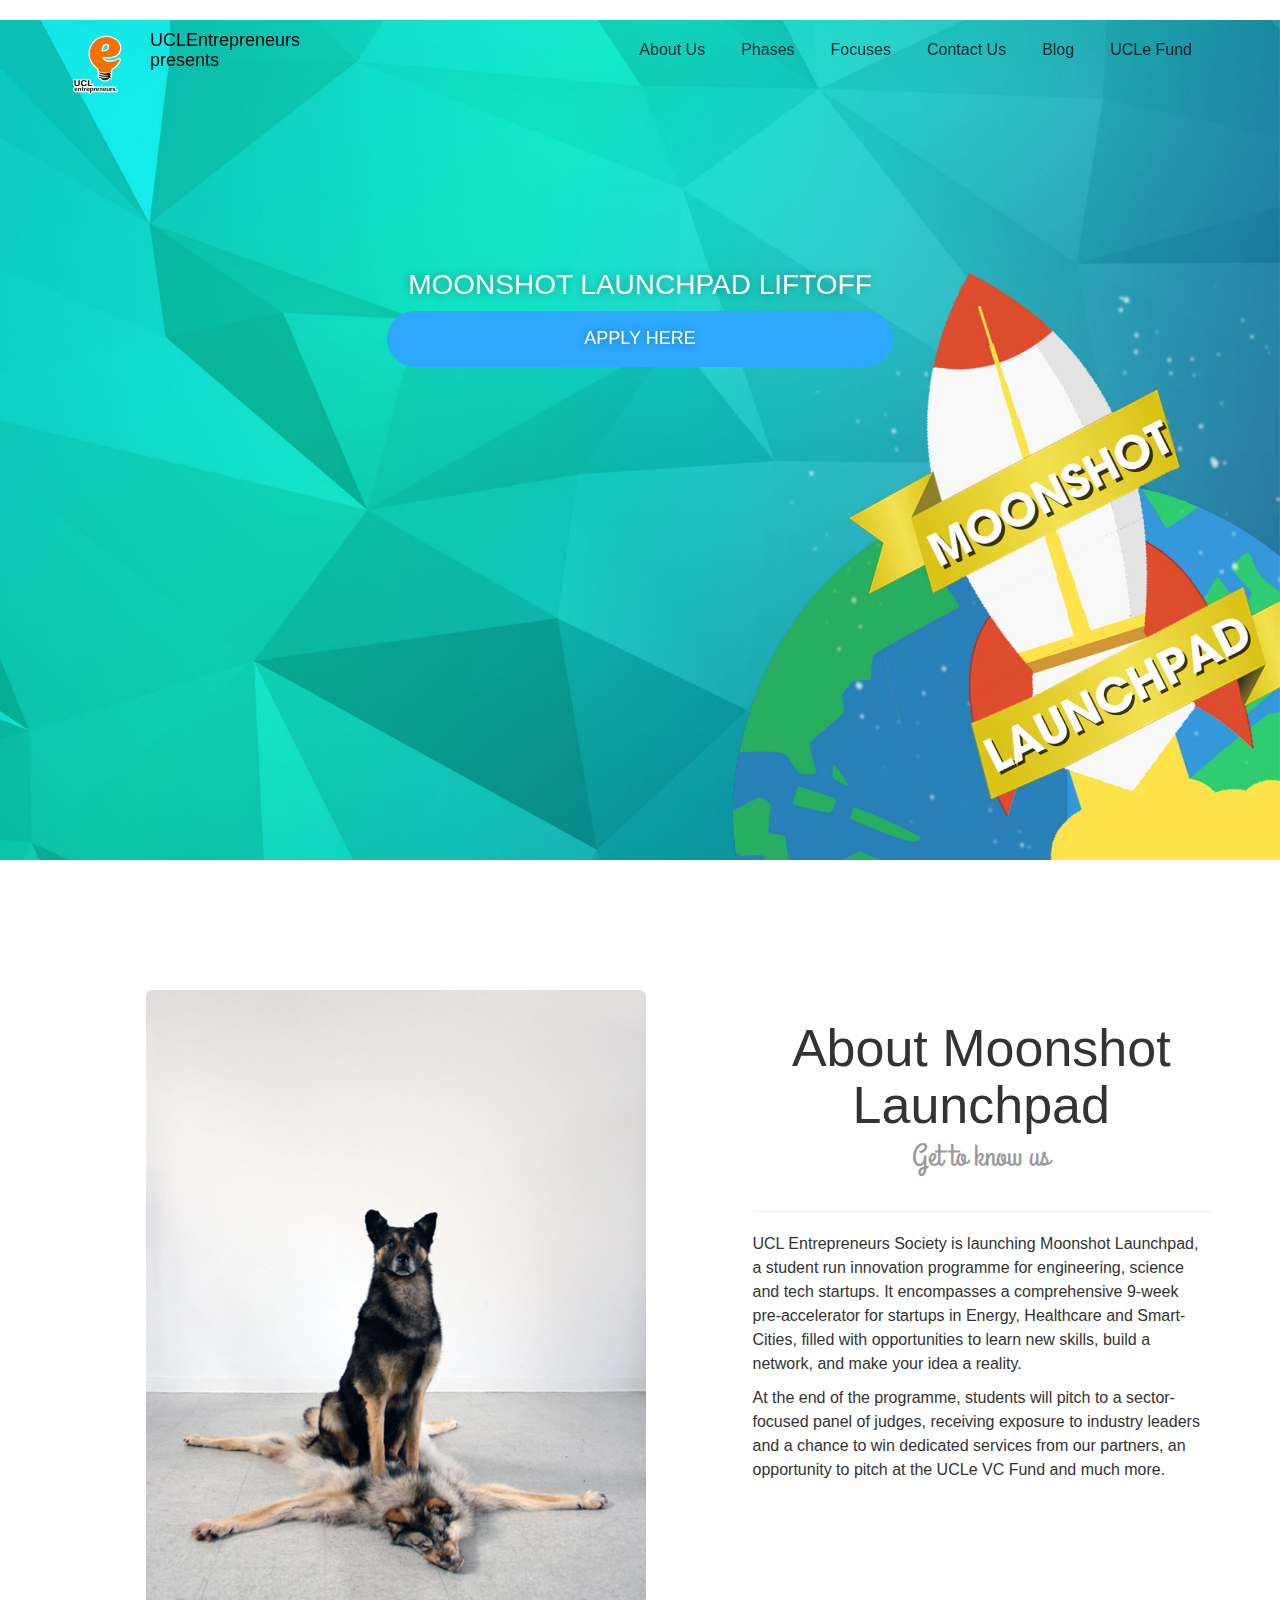
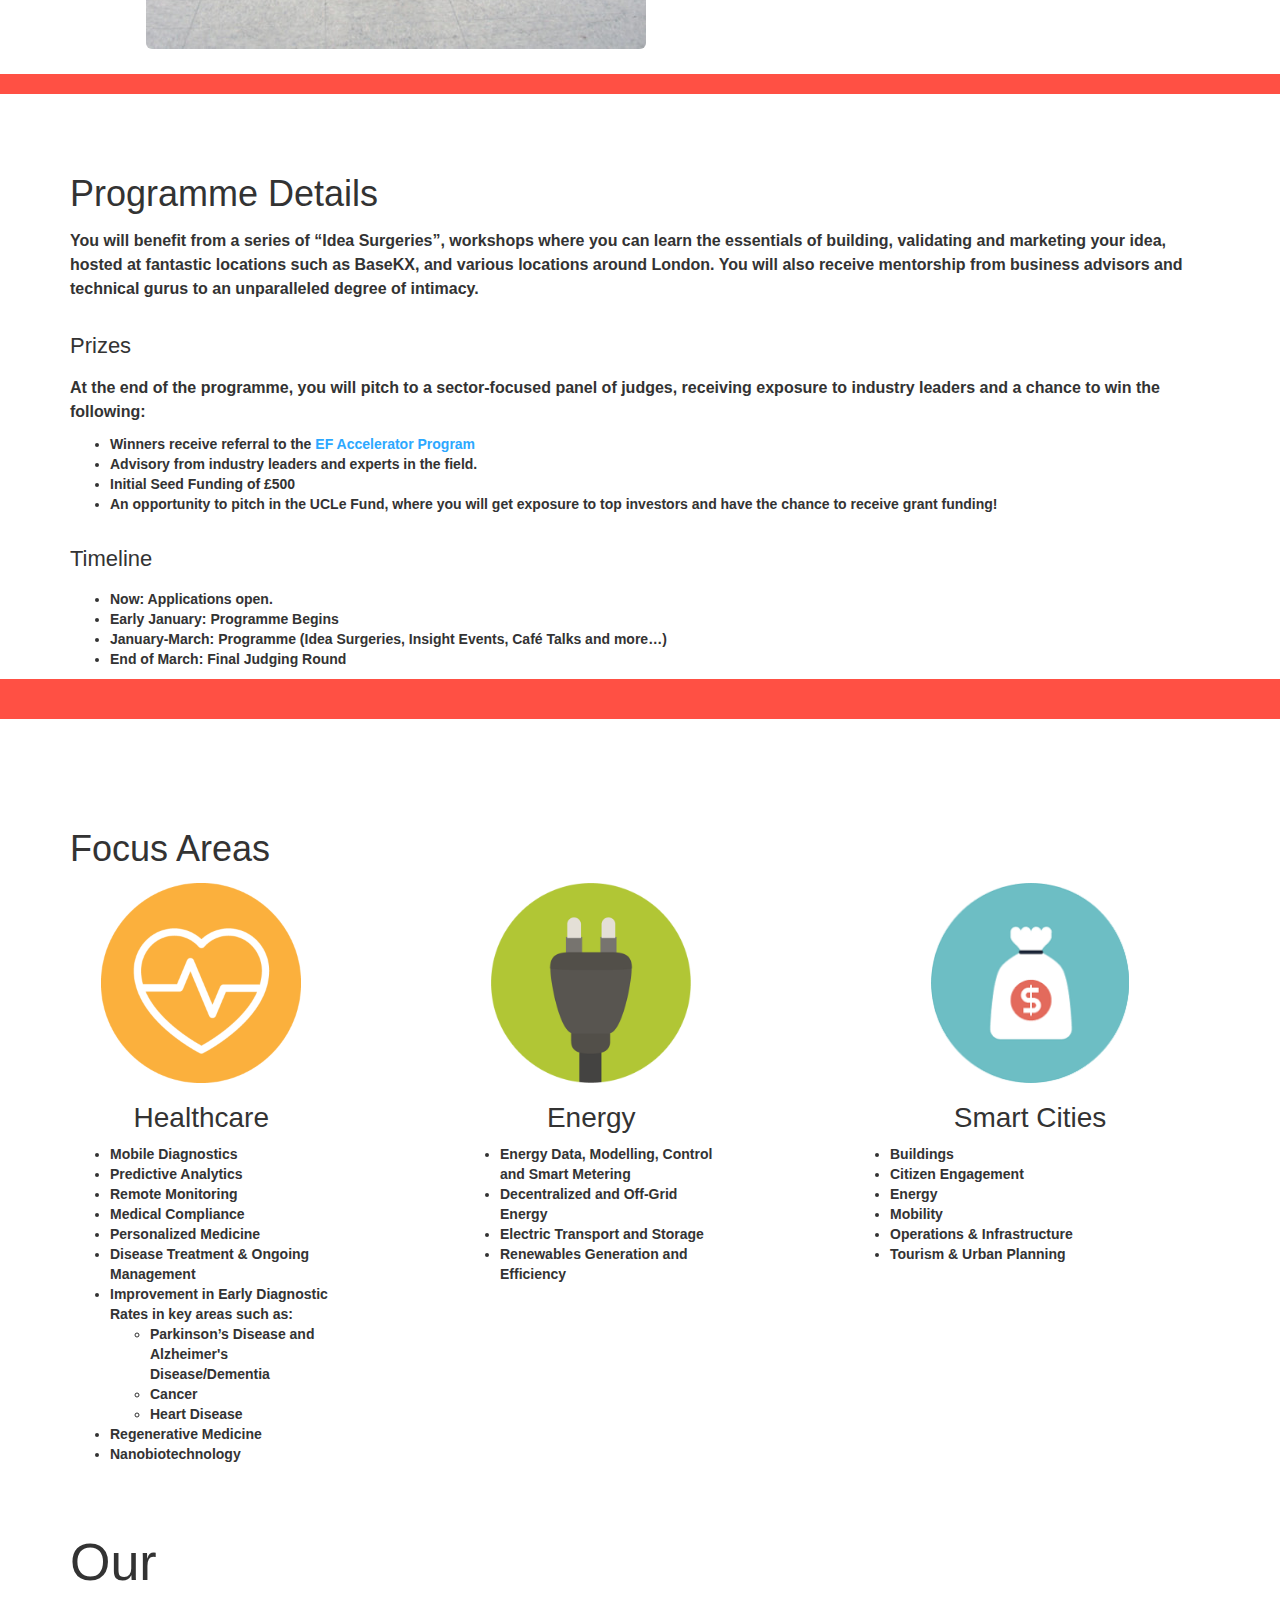
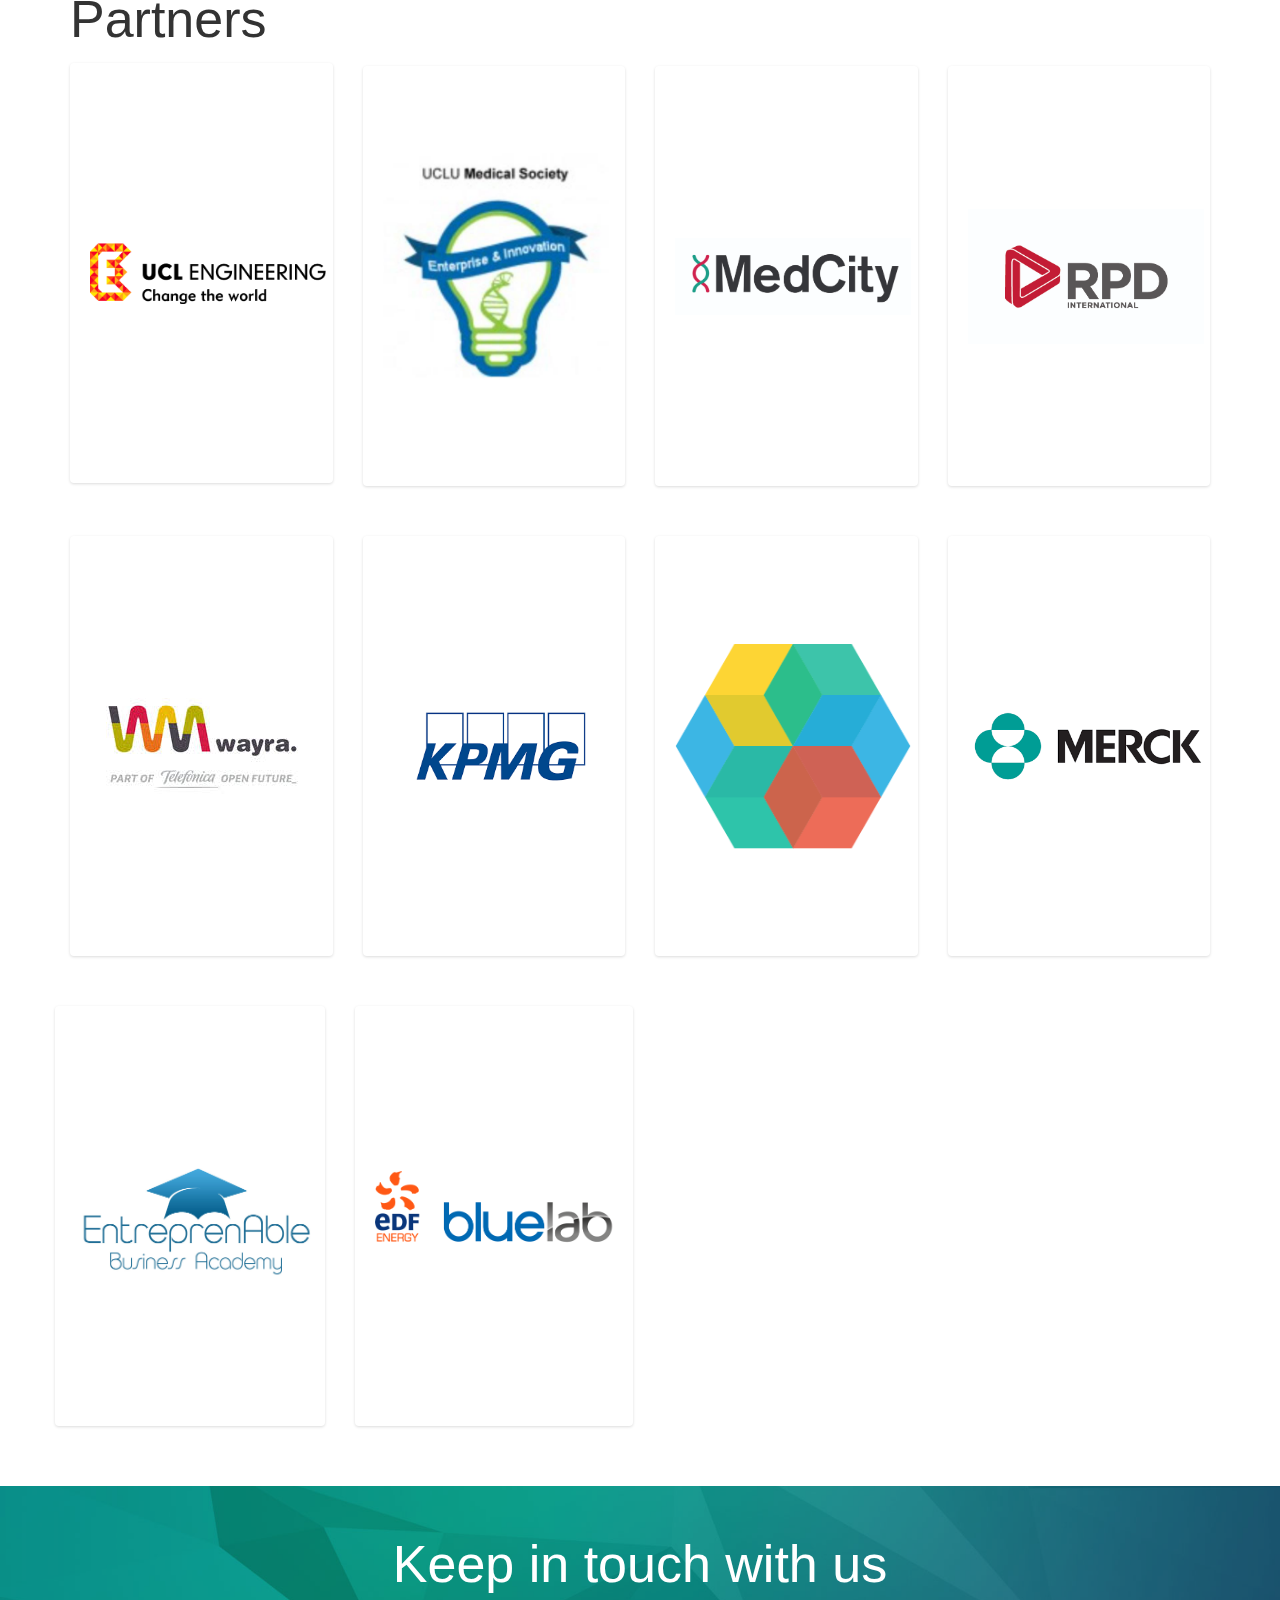
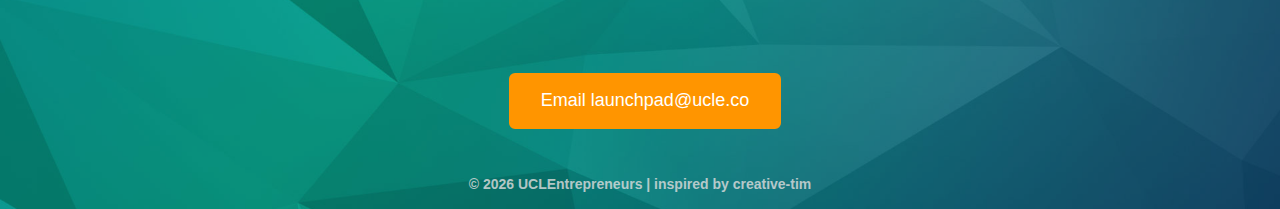
<file: index.html>
<!doctype html>
<html lang="en">
<head>
	<meta charset="utf-8" />
	<link rel="apple-touch-icon" sizes="76x76" href="assets/img/apple-icon.png">
	<link rel="icon" type="image/png" href="assets/img/favicon.png">	
	
	<meta http-equiv="X-UA-Compatible" content="IE=edge,chrome=1" />
	<title>Moonshot Launchpad 2017</title>

	<meta content='width=device-width, initial-scale=1.0, maximum-scale=1.0, user-scalable=0' name='viewport' />
    <meta name="viewport" content="width=device-width" />

    <link href="assets/css/bootstrap.css" rel="stylesheet" />
    <link href="assets/css/rotating-card.css" rel="stylesheet" />
    <link href="http://netdna.bootstrapcdn.com/font-awesome/4.5.0/css/font-awesome.min.css" rel="stylesheet" />
    	
    <link href="bootstrap3/css/bootstrap.css" rel="stylesheet" />
	<link href="assets/css/gsdk.css" rel="stylesheet" />  
    <link href="assets/css/demo.css" rel="stylesheet" /> 

    <!--     Font Awesome     -->
    <link href="bootstrap3/css/font-awesome.css" rel="stylesheet">
    <link href='http://fonts.googleapis.com/css?family=Grand+Hotel' rel='stylesheet' type='text/css'>
</head>
<body>
<div id="navbar-full">
    <div class="container">
        <nav class="navbar navbar-ct-red navbar-transparent navbar-fixed-top" role="navigation">
          
          <div class="container">
            <!-- Brand and toggle get grouped for better mobile display -->
            <div class="navbar-header">
                <button type="button" class="navbar-toggle" data-toggle="collapse" data-target="#bs-example-navbar-collapse-1">
                    <span class="sr-only">Toggle navigation</span>
                    <span class="icon-bar"></span>
                    <span class="icon-bar"></span>
                    <span class="icon-bar"></span>
                </button>
                <a href="http://ucle.co/">
                     <div class="logo-container">
                        <div class="logo">
                            <img src="assets/img/new_logo.png">
                        </div>
                        <div class="brand">
                            UCLEntrepreneurs presents
                        </div>
                    </div>
                </a>
            </div>
        
            <!-- Collect the nav links, forms, and other content for toggling -->
            <div class="collapse navbar-collapse" id="bs-example-navbar-collapse-1">
              <ul class="nav navbar-nav navbar-right">
                    <li><a href="#about">About Us</a></li>
                    <li><a href="#phases">Phases</a></li>        
                    <li><a href="#focus">Focuses</a></li>          
                    <li><a href="#contact-us">Contact Us</a></li> 
                    <li><a href="https://medium.com/ucle-moonshot-launchpad">Blog</a></li> 
                    <li><a href="http://ucle.co/TheFund">UCLe Fund</a></li>
                    <!-- <li><a href="http://ucle.co/" class="btn btn-round btn-default">Download</a></li> -->
               </ul>
              
            </div><!-- /.navbar-collapse -->
          </div><!-- /.container-fluid -->
        </nav>
    </div><!--  end container-->
    
    <div class='blurred-container'>
        <div class="motto pull-center">
            <h3> Moonshot Launchpad LiftOff </h3>
            <a href="tinyurl.com/moonshotlaunchpad" class= "btn btn-block btn-lg btn-info btn-round btn-fill">
            Apply Here </a>
        </div>
        <div class="img-src" style="background-image: url('assets/img/cover_4.jpg')"></div>
        <div class='img-src blur' style="background-image: url('assets/img/cover_4_blur.jpg')"></div>
    </div>
    
</div>     

<!-- popup modal for lifeoff -->
<div class="modal fade" id="liftOff" role="dialog" aria-labelledby="lifOffApplications">
    <div class="modal-dialog" role="document">
        <div class="modal-content">
            <div class="modal-header">
                <button type="button" class="close" data-dismiss="modal" aria-label="Close"><span aria-hidden="true">&times;</span></button>
                <h4 class="modal-title" id="myModalLabel">More Information About Liftoff</h4>
            </div>
        </div> 
    </div>
</div>

<!-- **********ENDS OF BANNER SECTION************************ -->


<div class="main" id="about">
    <div class="container tim-container">
        <div id="extras">
            <div class="space"></div>
            <div class="row">
                <div class="col-md-7 col-md-offset-0 col-sm-10 col-sm-offset-1">
                    <div class="text-center">
                        <img src="assets/img/dulau.jpg" alt="Rounded Image" class="img-rounded img-responsive img-dog">
                    </div>
                </div>
                <div class="col-md-5 col-sm-12">
                    <h1 class="text-center">About Moonshot Launchpad
                    
                    <small class="subtitle">Get to know us</small></h1>
                    <hr>
                    <p>
                    UCL Entrepreneurs Society is launching Moonshot Launchpad, a student run innovation programme for engineering, science and tech startups. It encompasses a comprehensive 9-week pre-accelerator for startups in Energy, Healthcare and Smart-Cities, filled with opportunities to learn new skills, build a network, and make your idea a reality.  
                    </p>

                    <p> At the end of the programme, students will pitch to a sector-focused panel of judges, receiving exposure to industry leaders and a chance to win dedicated services from our partners, an opportunity to pitch at the UCLe VC Fund and much more.</p>
                </div>
            </div>
        </div>
    <!--     end extras -->    
    </div>
<!-- end container -->
<div id="notifications">
<!--            De scris la tutorial sa bage in container  -->
    <div class="alert alert-danger">
        <div class="container">
        <b></div>
    </div>
        </div>
<div class="space-30"></div>
        </div>
    </div>

<!-- ***********************Ends of about section******************* -->

<div class="main" id="phases">
<div class="container tim-container">
        <div class="tim-title">
            <h2>Programme Details</h2>
        </div> 

        <p>You will benefit from a series of “Idea Surgeries”, workshops where you can learn the essentials of building, validating and marketing your idea, hosted at fantastic locations such as BaseKX, and various locations around London. You will also receive mentorship from business advisors and technical gurus to an unparalleled degree of intimacy.</p>


            <h4> Prizes </h4>

            <p>At the end of the programme, you will pitch to a sector-focused panel of judges, receiving exposure to industry leaders and a chance to win the following:</p>
            <ul>
                <li>Winners receive referral to the <a href="https://www.joinef.com/">EF Accelerator Program</a></li>
                <li>Advisory from industry leaders and experts in the field.</li>
                <li> Initial Seed Funding of £500</li>
                <li>An opportunity to pitch in the UCLe Fund, where you will get exposure to top investors and have the chance to receive grant funding!</li>
            </ul>  

            <h4>Timeline</h4>
            <ul>
                <li> Now: Applications open. </li>
                <li> Early January: Programme Begins </li>
                <li> January-March: Programme (Idea Surgeries, Insight Events, Café Talks and more…)</li>
                <li> End of March: Final Judging Round </li>
            </ul>      
    </div>
            <!-- Row 1 ends here -->
    <div id="notifications">
        <div class="alert alert-danger">
            <div class="container">
            <br>
            </div>
        </div>
    <div class="space-30"></div>
    </div>
    <div class="space-30"></div>
</div>




<div class="main" id="focus">
    <div class="container tim-container">
        <div class="tim-title">
            <h2>Focus Areas</h2>
        </div>  
        <div class="row">
            <div class="col-md-3 col-md-offset1">
                <center><img src="assets/img/health_icon.png" alt="Rounded Image" height="200"></center>
                <h3 class="text-center">Healthcare</h3>
                    <ul>
                        <li>Mobile Diagnostics</li> 
                        <li>Predictive Analytics</li>
                        <li>Remote Monitoring</li>
                        <li>Medical Compliance</li>  
                        <li>Personalized Medicine</li>
                        <li>Disease Treatment & Ongoing Management</li> 
                        <li>Improvement in Early Diagnostic Rates in key areas such as:</li>
                        <ul>
                            <li>Parkinson’s Disease and Alzheimer's Disease/Dementia</li>
                            <li>Cancer</li>
                            <li>Heart Disease</li> 
                        </ul>
                        <li>Regenerative Medicine</li>
                        <li>Nanobiotechnology </li>
                    </ul>
            </div>


            <div class="col-md-3 col-md-offset-1">
                <center><img src="assets/img/energy_icon.png" alt="Rounded Image" height="200"></center>
                <h3 class="text-center">Energy</h3>
                    <ul>
                        <li>Energy Data, Modelling, Control and Smart Metering</li> 
                        <li>Decentralized and Off-Grid Energy</li>
                        <li>Electric Transport and Storage</li>  
                        <li>Renewables Generation and Efficiency</li>
                    </ul>
            </div>


            <div class="col-md-4 col-md-offset-1">
                <center><img src="assets/img/fintech_icon.png" alt="Rounded Image" height="200"></center>
                <h3 class="text-center">Smart Cities</h3>
                    <ul>
                        <li>Buildings</li> 
                        <li>Citizen Engagement</li>
                        <li>Energy</li>
                        <li>Mobility</li>  
                        <li>Operations & Infrastructure</li>
                        <li>Tourism & Urban Planning </li> 
                    </ul>
            </div>

        </div>
    </div>
    <div class="space-30"></div>
</div>

<!-- **************************ENDS OF 2 TERM MOONSHOT SECTION****************** -->
<div class="container">
    <div class="row">
         <div class="col-md-3">
            <h1> Our Partners </h1>  
             <div class="card-container">
                <div class="card">
                    <div class="front">
                        <div class="cover">
                            <img src="assets/img/ucl-engineering-logo.png"/>
                        </div>
                    </div> <!-- end front panel -->
                    <div class="back">
                        <div class="content">
                            <div class="main">                                
                                <p class="text-center">One of ten faculties at UCL, Engineering Sciences contains eleven departments who undertake research and training across a great range of disciplines.</p>
                                <br>
                                <h4 class="text-center"><a href="http://www.engineering.ucl.ac.uk/" class="btn btn-round btn-default">Visit</a></h4>
                            </div>

                        </div>
                    </div> <!-- end back panel -->
                </div> <!-- end card -->
            </div> <!-- end card-container -->
        </div> <!-- end col sm 3 -->

        <div class="col-md-3">
            <center>
            <br><br>
            <h1><br>
            </h1></center><br>         
             <div class="card-container">
                <div class="card">
                    <div class="front">
                        <div class="cover">
                            <img src="assets/img/MedSoc.png"/>
                        </div>
                    </div> <!-- end front panel -->
                    <div class="back">
                        <div class="content">
                            <div class="main">
                                <p class="text-center">They aim to get more students excited about entrepreneurship and innovation in medicine by bringing students talks, workshops and hackathons led by medical professionals who have put their ideas into practice.</p>
                                <br>
                                <h4 class="text-center"><a href="medicalsociety.org.uk/sections/enterprise-and-innovation/" class="btn btn-round btn-default">Visit</a></h4>
                            </div>
                        </div>
                    </div> <!-- end back panel -->
                </div> <!-- end card -->
            </div> <!-- end card-container -->
        </div> <!-- end col sm 3 -->

        <div class="col-md-3">
            <center>
            <br><br>
            <h1><br>
            </h1></center><br>         
             <div class="card-container">
                <div class="card">
                    <div class="front">
                        <div class="cover">
                            <img src="assets/img/medcity.jpg"/>
                        </div>
                    </div> <!-- end front panel -->
                    <div class="back">
                        <div class="content">
                            <div class="main">
                                <p class="text-center">MedCity is a collaboration between the Mayor of London and the capital’s three Academic Health Science Centres - Imperial College Academic Health Science Centre, King’s Health Partners, and UCL Partners</p>
                                <h4 class="text-center"><a href="http://www.medcityhq.com/" class="btn btn-round btn-default">Visit</a></h4>
                            </div>
                        </div>
                    </div> <!-- end back panel -->
                </div> <!-- end card -->
            </div> <!-- end card-container -->
        </div> <!-- end col sm 3 -->   

        <div class="col-md-3"> <!-- added new partner RPD -->
            <center>
            <br><br>
            <h1><br>
            </h1></center><br>         
             <div class="card-container">
                <div class="card">
                    <div class="front">
                        <div class="cover">
                            <img src="assets/img/RPD International_Small_CMYK (1).jpg"/>
                        </div>
                    </div> <!-- end front panel -->
                    <div class="back">
                        <div class="content">
                            <div class="main">
                                <p class="text-center">RPD International helps companies develop and produce new products. We work directly with senior management and R&D or Innovation teams, to solve problems, develop sustainable solutions and bring them to market.</p>
                                <h4 class="text-center"><a href="http://www.rpdintl.com/index.html" class="btn btn-round btn-default">Visit</a></h4>
                            </div>
                        </div>
                    </div> <!-- end back panel -->
                </div> <!-- end card -->
            </div> <!-- end card-container -->
        </div> <!-- end col sm 3 -->      
    </div> <!-- end row -->


    <div class="row">
         <div class="col-md-3">
            </h1></center><br>  
             <div class="card-container">
                <div class="card">
                    <div class="front">
                        <div class="cover">
                            <img src="assets/img/wayra_logo.jpeg"/>
                        </div>
                    </div> <!-- end front panel -->
                    <div class="back">
                        <div class="content">
                            <div class="main">                            
                                <p class="text-center">Wayra is a start-up accelerator owned by Telefónica Open Future,a global entrepreneurship and innovation network, open to partners..</p>
                                <br>
                                <h4 class="text-center"><a href="https://wayra.co.uk/" class="btn btn-round btn-default">Visit</a></h4>
                            </div>

                        </div>
                    </div> <!-- end back panel -->
                </div> <!-- end card -->
            </div> <!-- end card-container -->
        </div>

        <div class="col-md-3">
            </h1></center><br>         
             <div class="card-container">
                <div class="card">
                    <div class="front">
                        <div class="cover">
                            <img src="assets/img/kpmg_tech_growth.png"/>
                        </div>
                    </div> <!-- end front panel -->
                    <div class="back">
                        <div class="content">
                            <div class="main">
                                <p class="text-center">We help early stages to high growth tech businesses with a turnover of under £20m.</p>
                                <br>
                                <h4 class="text-center"><a href="http://www.kpmgtechgrowth.co.uk/" class="btn btn-round btn-default">Visit</a></h4>
                            </div>
                        </div>
                    </div> <!-- end back panel -->
                </div> <!-- end card -->
            </div> <!-- end card-container -->
        </div> <!-- end col sm 3 -->

        <div class="col-md-3">
            </h1></center><br>         
             <div class="card-container">
                <div class="card">
                    <div class="front">
                        <div class="cover">
                            <img src="assets/img/global_app_testing.png"/>
                        </div>
                    </div> <!-- end front panel -->
                    <div class="back">
                        <div class="content">
                            <div class="main">
                                <p class="text-center">Our customers trust us to improve their products by reducing the time between development and test. Offices in London (UK) & Cluj-Napoca (Romania)</p>
                                <h4 class="text-center"><a href="https://globalapptesting.com/" class="btn btn-round btn-default">Visit</a></h4>
                            </div>
                        </div>
                    </div> <!-- end back panel -->
                </div> <!-- end card -->
            </div> <!-- end card-container -->
        </div> <!-- end col sm 3 -->   

         <div class="col-md-3">
            </h1></center><br>  
             <div class="card-container">
                <div class="card">
                    <div class="front">
                        <div class="cover">
                            <img src="assets/img/Merck.png"/>
                        </div>
                    </div> <!-- end front panel -->
                    <div class="back">
                        <div class="content">
                            <div class="main">                            
                                <p class="text-center">Merck & Co., Inc., d.b.a. Merck Sharp & Dohme outside the United States and Canada, is an American pharmaceutical company and one of the largest pharmaceutical companies in the world</p>
                                <br>
                                <h4 class="text-center"><a href="www.merck.com/" class="btn btn-round btn-default">Visit</a></h4>
                            </div>

                        </div>
                    </div> <!-- end back panel -->
                </div> <!-- end card -->
            </div> <!-- end card-container -->
        </div> <!-- end col sm 3 -->

        <div class="row">
         <div class="col-md-3">
            </h1></center><br>  
             <div class="card-container">
                <div class="card">
                    <div class="front">
                        <div class="cover">
                            <img src="assets/img/entreprenable.png"/>
                        </div>
                    </div> <!-- end front panel -->
                    <div class="back">
                        <div class="content">
                            <div class="main">                            
                                <p class="text-center">Improve your financial skills. EntreprenAble makes it easy for you to learn the fundamental financial principles.</p>
                                <br>
                                <h4 class="text-center"><a href="http://entreprenable.com/for-entrepreneurs/" class="btn btn-round btn-default">Visit</a></h4>
                            </div>

                        </div>
                    </div> <!-- end back panel -->
                </div> <!-- end card -->
            </div> <!-- end card-container -->
        </div> <!-- end col sm 3 -->

        <div class="row">
         <div class="col-md-3">
            </h1></center><br>  
             <div class="card-container">
                <div class="card">
                    <div class="front">
                        <div class="cover">
                            <img src="assets/img/EDF_blue_logo.png"/>
                        </div>
                    </div> <!-- end front panel -->
                    <div class="back">
                        <div class="content">
                            <div class="main">                            
                                <p class="text-center">EDF Energy is giving early-stage connected home and business products and services a chance to accelerate their speed to market.</p>
                                <br>
                                <h4 class="text-center"><a href="https://www.edfenergy.com/blue-lab" class="btn btn-round btn-default">Visit</a></h4>
                            </div>

                        </div>
                    </div> <!-- end back panel -->
                </div> <!-- end card -->
            </div> <!-- end card-container -->
        </div> <!-- end col sm 3 -->
    </div>
</div>

    </div>
    <div class="space-30"></div>
</div>

<!-- **************************ENDS OF CARD PARTNERS **************************** -->

<div class="parallax-pro" id="contact-us">
    <div class="img-src" style="background-image: url('assets/img/cover_footer.jpg')"></div>
    <div class="container">
        <div class="row">
<!--             <div class="col-md-12 text-center">
                <h1>
                    <small>
                       Get in touch with us!<a>
                    </small>
                </h1>
            </div> -->
            <div class="col-md-6 col-md-offset-3 col-md-12 text-center">
                <h1 class="hello text-center">
                    <div class="col-md-12 text-center">
                        <h1><font color="white">Keep in touch with us</font></h1>
                    </div>                    
                   <small>
                    </small>
                </h1>
                 <div class="actions">
                    <a class="btn btn-lg btn-warning btn-fill" href="mailto:launchpad@ucle.co">Email launchpad@ucle.co</a>
                </div>
            </div>
        </div>
        <div class="space-30"></div>
        <div class="row">
             <div class="col-md-12 text-center">
                <div class="credits">
                    &copy; <script>document.write(new Date().getFullYear())</script> UCLEntrepreneurs | inspired by creative-tim
                </div>
            </div>
        </div>
    </div>

</div>
</body>

    <script src="jquery/jquery-1.10.2.js" type="text/javascript"></script>
	<script src="assets/js/jquery-ui-1.10.4.custom.min.js" type="text/javascript"></script>
    <script src="assets/js/jquery-1.10.2.js" type="text/javascript"></script>
    <script src="assets/js/bootstrap.min.js" type="text/javascript"></script>

	<script src="bootstrap3/js/bootstrap.js" type="text/javascript"></script>
	<script src="assets/js/gsdk-checkbox.js"></script>
	<script src="assets/js/gsdk-radio.js"></script>
	<script src="assets/js/gsdk-bootstrapswitch.js"></script>
	<script src="assets/js/get-shit-done.js"></script>
    <script src="assets/js/custom.js"></script>

<script type="text/javascript">
         
    $('.btn-tooltip').tooltip();
    $('.label-tooltip').tooltip();
    $('.pick-class-label').click(function(){
        var new_class = $(this).attr('new-class');  
        var old_class = $('#display-buttons').attr('data-class');
        var display_div = $('#display-buttons');
        if(display_div.length) {
        var display_buttons = display_div.find('.btn');
        display_buttons.removeClass(old_class);
        display_buttons.addClass(new_class);
        display_div.attr('data-class', new_class);
        }
    });
    $( "#slider-range" ).slider({
		range: true,
		min: 0,
		max: 500,
		values: [ 75, 300 ],
	});
	$( "#slider-default" ).slider({
			value: 70,
			orientation: "horizontal",
			range: "min",
			animate: true
	});
	$('.carousel').carousel({
      interval: 4000
    });
      
    
</script>
</html>
</file>
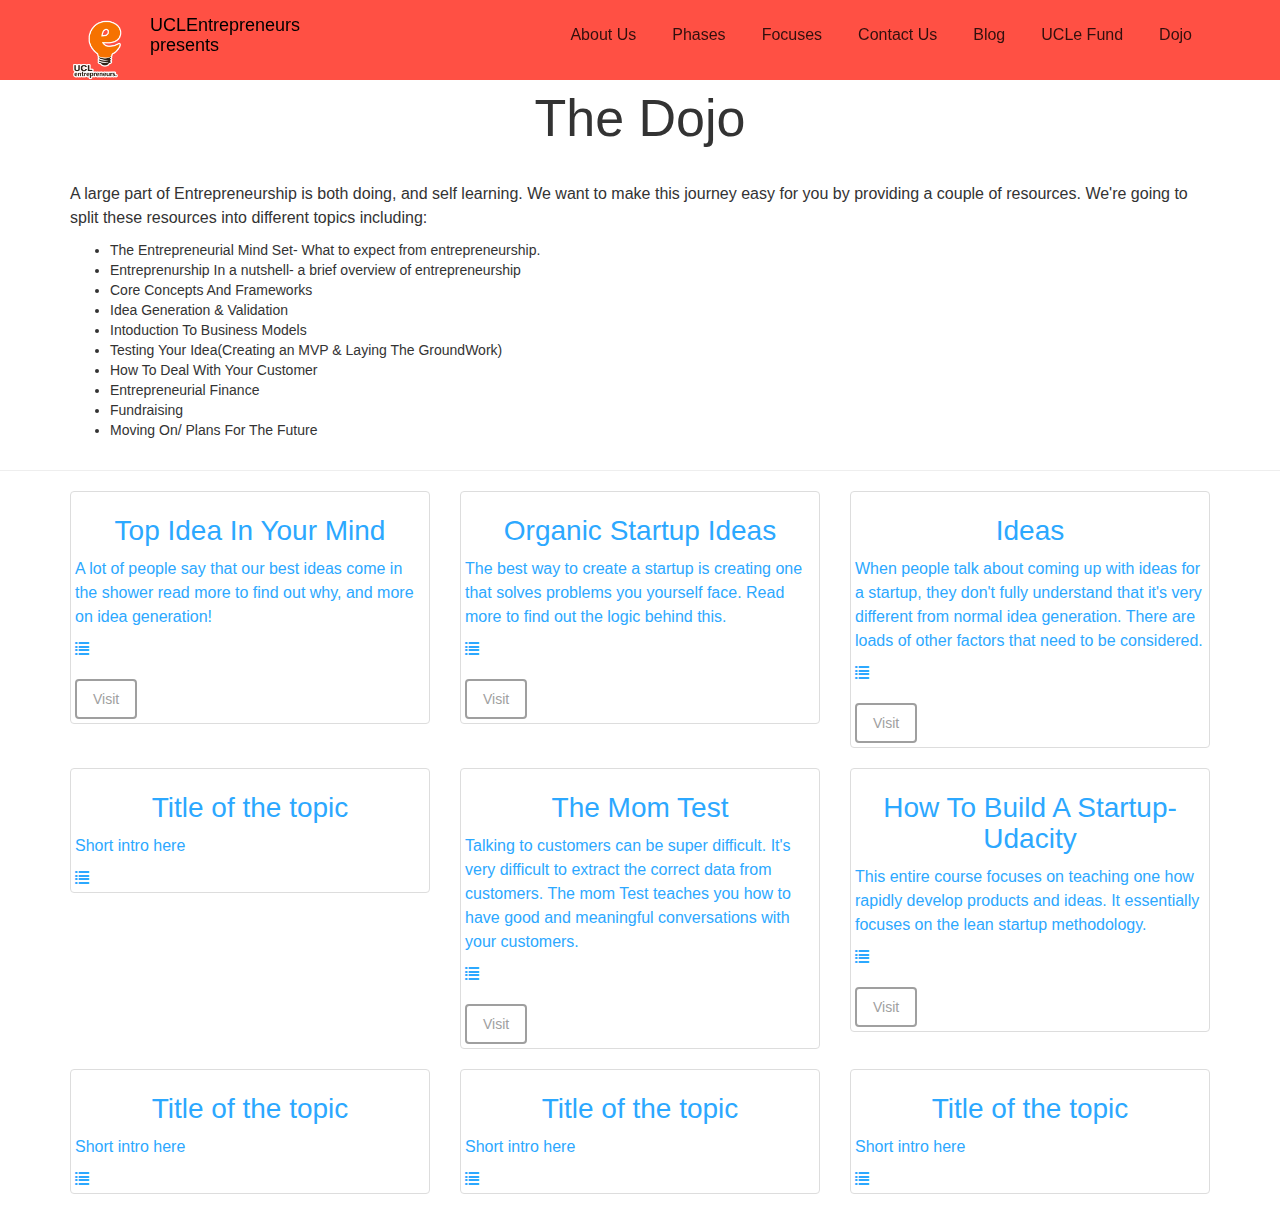
<file: dojo.html>
<!doctype html>
<html lang="en">
<head>
	<meta charset="utf-8" />
	<link rel="apple-touch-icon" sizes="76x76" href="assets/img/apple-icon.png">
	<link rel="icon" type="image/png" href="assets/img/favicon.png">	
	
	<meta http-equiv="X-UA-Compatible" content="IE=edge,chrome=1" />
	<title>Moonshot Launchpad 2016</title>

	<meta content='width=device-width, initial-scale=1.0, maximum-scale=1.0, user-scalable=0' name='viewport' />
    <meta name="viewport" content="width=device-width" />

    <link href="assets/css/bootstrap.css" rel="stylesheet" />
    <link href="assets/css/rotating-card.css" rel="stylesheet" />
    <link href="http://netdna.bootstrapcdn.com/font-awesome/4.5.0/css/font-awesome.min.css" rel="stylesheet" />
    	
    <link href="bootstrap3/css/bootstrap.css" rel="stylesheet" />
	<link href="assets/css/gsdk.css" rel="stylesheet" />  
    <link href="assets/css/demo.css" rel="stylesheet" /> 

    <!--     Font Awesome     -->
    <link href="bootstrap3/css/font-awesome.css" rel="stylesheet">
    <link href='http://fonts.googleapis.com/css?family=Grand+Hotel' rel='stylesheet' type='text/css'>
</head>
<body>

<div id="navbar-full">
    <div class="container container-fluid">
        <nav class="navbar navbar-ct-red navbar-fixed-top" role="navigation">
          
          <div class="container">
            <!-- Brand and toggle get grouped for better mobile display -->
            <div class="navbar-header">
                <button type="button" class="navbar-toggle" data-toggle="collapse" data-target="#bs-example-navbar-collapse-1">
                    <span class="sr-only">Toggle navigation</span>
                    <span class="icon-bar"></span>
                    <span class="icon-bar"></span>
                    <span class="icon-bar"></span>
                </button>
                <a href="http://ucle.co/">
                     <div class="logo-container">
                        <div class="logo">
                            <img src="assets/img/new_logo.png">
                        </div>
                        <div class="brand">
                            UCLEntrepreneurs presents
                        </div>
                    </div>
                </a>
            </div>
        
            <!-- Collect the nav links, forms, and other content for toggling -->
            <div class="collapse navbar-collapse" id="bs-example-navbar-collapse-1">
              <ul class="nav navbar-nav navbar-right">
                    <li><a href="#about">About Us</a></li>
                    <li><a href="#phases">Phases</a></li>        
                    <li><a href="#focus">Focuses</a></li>          
                    <li><a href="#contact-us">Contact Us</a></li> 
                    <li><a href="https://medium.com/ucle-moonshot-launchpad">Blog</a></li> 
                    <li><a href="http://ucle.co/TheFund">UCLe Fund</a></li>
                    <li><a href="dojo.html">Dojo</a></li>
                    
                    <!-- <li><a href="http://ucle.co/" class="btn btn-round btn-default">Download</a></li> -->
               </ul>
              
            </div><!-- /.navbar-collapse -->
          </div><!-- /.container-fluid -->
        </nav>
    </div><!--  end container-->
<br>
<br>
<br>



<div class="main" id="intro">
    <div class="container tim-container">
        <div class="tim-title">
            <h1 class="text-center"> The Dojo </h1>
        </div>
        <br>
        <p> A large part of Entrepreneurship is both doing, and self learning. We want to make this journey easy for you 
            by providing a couple of resources. We're going to split these resources into different topics including:</p>
            <ul>
                <li>The Entrepreneurial Mind Set- What to expect from entrepreneurship.</li>
                <li>Entreprenurship In a nutshell- a brief overview of entrepreneurship</li>
                <li>Core Concepts And Frameworks</li>
                <li>Idea Generation & Validation</li>
                <li>Intoduction To Business Models</li>
                <li>Testing Your Idea(Creating an MVP & Laying The GroundWork)</li>
                <li>How To Deal With Your Customer</li>
                <li>Entrepreneurial Finance</li> 
                <li>Fundraising</li> 
                <li>Moving On/ Plans For The Future</li>
            </ul>
    </div>
</div>
<hr>

<div class="main">
    <div class="container tim-container">
        <div class="row">
            <div class="col-md-4">
                <div class="thumbnail"><a href="https://www.google.com">
                    <h3 class="text-center"> Top Idea In Your Mind </h3>
                    <p> A lot of people say that our best ideas come in the shower
                        read more to find out why, and more on idea generation! </p>
                    <span class="glyphicon glyphicon-list" aria-hidden="true"></span> <!-- topic -->
                    <!-- <span class="glyphicon glyphicon" aria-hidden="true"></span> --> <!-- this is for media type -->
                    <br>
                    <br>
                    <button href="http://www.paulgraham.com/top.html" class="btn btn-default" role="button">Visit</button> 
                    </a>
                </div>
            </div>

            <div class="col-md-4">
                <div class="thumbnail"><a href="https://www.google.com">
                    <h3 class="text-center"> Organic Startup Ideas </h3>
                    <p> The best way to create a startup is creating one
                        that solves problems you yourself face. Read more 
                        to find out the logic behind this. </p>
                    <span class="glyphicon glyphicon-list" aria-hidden="true"></span>
                    <br>
                    <br>
                    <button href="http://www.paulgraham.com/organic.html" class="btn btn-default" role="button">Visit</button> 
                    </a>
                </div>
            </div>

            <div class="col-md-4">
                <div class="thumbnail"><a href="https://www.google.com">
                    <h3 class="text-center"> Ideas </h3>
                    <p> When people talk about coming up with ideas
                        for a startup, they don't fully understand
                        that it's very different from normal idea generation.
                        There are loads of other factors that need to be considered. </p>
                    <span class="glyphicon glyphicon-list" aria-hidden="true"></span>
                    <br>
                    <br>
                    <button href="http://www.paulgraham.com/ideas.html" class="btn btn-default" role="button">Visit</button> 
                    </a>
                </div>
            </div>
        </div>

        <div class="row">
            <div class="col-md-4">
                <div class="thumbnail"><a href="https://www.google.com">
                    <h3 class="text-center"> Title of the topic </h3>
                    <p> Short intro here </p>
                    <span class="glyphicon glyphicon-list" aria-hidden="true"></span>
                    </a>
                </div>
            </div>

            <div class="col-md-4">
                <div class="thumbnail"><a href="https://www.google.com">
                    <h3 class="text-center"> The Mom Test </h3>
                    <p> Talking to customers can be super difficult. It's very
                        difficult to extract the correct data from customers. The mom Test
                        teaches you how to have good and meaningful conversations
                        with your customers. </p>
                    <span class="glyphicon glyphicon-list" aria-hidden="true"></span>
                    <br>
                    <br>
                    <button href="https://www.udacity.com/course/how-to-build-a-startup--ep245" class="btn btn-default" role="button">Visit</button> 
                    </a>
                </div>
            </div>

            <div class="col-md-4">
                <div class="thumbnail"><a href="https://www.google.com">
                    <h3 class="text-center"> How To Build A Startup- Udacity </h3>
                    <p> This entire course focuses on teaching one how rapidly develop
                        products and ideas. It essentially focuses on the lean startup
                        methodology. </p>
                    <span class="glyphicon glyphicon-list" aria-hidden="true"></span>
                    <br>
                    <br>
                    <button href="https://www.amazon.co.uk/Mom-Test-customers-business-everyone/dp/1492180742" class="btn btn-default" role="button">Visit</button> 
                    </a>
                    </a>
                </div>
            </div>
        </div>

        <div class="row">
            <div class="col-md-4">
                <div class="thumbnail"><a href="https://www.google.com">
                    <h3 class="text-center"> Title of the topic </h3>
                    <p> Short intro here </p>
                    <span class="glyphicon glyphicon-list" aria-hidden="true"></span>
                    </a>
                </div>
            </div>

            <div class="col-md-4">
                <div class="thumbnail"><a href="https://www.google.com">
                    <h3 class="text-center"> Title of the topic </h3>
                    <p> Short intro here </p>
                    <span class="glyphicon glyphicon-list" aria-hidden="true"></span>
                    </a>
                </div>
            </div>

            <div class="col-md-4">
                <div class="thumbnail"><a href="https://www.google.com">
                    <h3 class="text-center"> Title of the topic </h3>
                    <p> Short intro here </p>
                    <span class="glyphicon glyphicon-list" aria-hidden="true"></span>
                    </a>
                </div>
            </div>
        </div>
</file>
<file: assets/css/rotating-card.css>
.btn:hover,
.btn:focus,
.btn:active{
    outline: 0 !important;
}
/* entire container, keeps perspective */
.card-container {
	  -webkit-perspective: 800px;
   -moz-perspective: 800px;
     -o-perspective: 800px;
        perspective: 800px;
        margin-bottom: 30px;
}
/* flip the pane when hovered */
.card-container:not(.manual-flip):hover .card,
.card-container.hover.manual-flip .card{
	-webkit-transform: rotateY( 180deg );
-moz-transform: rotateY( 180deg );
 -o-transform: rotateY( 180deg );
    transform: rotateY( 180deg );
}


.card-container.static:hover .card,
.card-container.static.hover .card {
	-webkit-transform: none;
-moz-transform: none;
 -o-transform: none;
    transform: none;
}
/* flip speed goes here */
.card {
	 -webkit-transition: -webkit-transform .5s;
   -moz-transition: -moz-transform .5s;
     -o-transition: -o-transform .5s;
        transition: transform .5s;
-webkit-transform-style: preserve-3d;
   -moz-transform-style: preserve-3d;
     -o-transform-style: preserve-3d;
        transform-style: preserve-3d;
	position: relative;
}

/* hide back of pane during swap */
.front, .back {
	-webkit-backface-visibility: hidden;
   -moz-backface-visibility: hidden;
     -o-backface-visibility: hidden;
        backface-visibility: hidden;
	position: absolute;
	top: 0;
	left: 0;
	background-color: #FFF;
    box-shadow: 0 1px 3px 0 rgba(0, 0, 0, 0.14);
}

/* front pane, placed above back */
.front {
	z-index: 2;
}

/* back, initially hidden pane */
.back {
		-webkit-transform: rotateY( 180deg );
   -moz-transform: rotateY( 180deg );
     -o-transform: rotateY( 180deg );
        transform: rotateY( 180deg );
        z-index: 3;
}

.back .btn-simple{
    position: absolute;
    left: 0;
    bottom: 4px;
}
/*        Style       */


.card{
    background: none repeat scroll 0 0 #FFFFFF;
    border-radius: 4px;
    color: #444444;
}
.card-container, .front, .back {
	width: 100%;
	height: 420px;
	border-radius: 4px;
}
.card .cover{
    height: 505px;
    overflow: hidden;
    border-radius: 4px 4px 0 0;
}
.card .cover img{
    position:absolute;
    top:0;
    bottom:0;
    margin:auto;
    margin-left: 20px;
    max-width: 90%;
}
.card .user{
    max-height: 25px;  
    max-width: 160px;  
    position: absolute;  
    top: 0;  
    bottom: 0;  
    left: 0;  
    right: 0; 
    padding-left: 500px; 
    margin: auto;  
    width: 120px;
}
.card .user img{
    background: none repeat scroll 0 0 #FFFFFF;
    border: 4px solid #FFFFFF;
    width: 100%;
}

.card .content{
    background-color: rgba(0, 0, 0, 0);
    box-shadow: none;
    padding: 10px 20px 20px;
}
.card .content .main {
    min-height: 160px;
}
.card .back .content .main {
    height: 215px;
}
.card .name {
    font-size: 22px;
    line-height: 28px;
    margin: 10px 0 0;
    text-align: center;
    text-transform: capitalize;
}
.card h5{
    margin: 5px 0;
    font-weight: 400;
    line-height: 20px;
}
.card .profession{
    color: #999999;
    text-align: center;
    margin-bottom: 20px;
}
.card .footer {
    border-top: 1px solid #EEEEEE;
    color: #999999;
    margin: 30px 0 0;
    padding: 10px 0 0;
    text-align: center;
}
.card .footer .social-links{
    font-size: 18px;
}
.card .footer .social-links a{
    margin: 0 7px;
}
.card .footer .btn-simple{
    margin-top: -6px;
}
.card .header {
    padding: 15px 20px;
    height: 70px;
}
.card .motto{
    border-bottom: 1px solid #EEEEEE;
    color: #999999;
    font-size: 4px;
    font-weight: 400;
    padding-bottom: 10px;
    text-align: center;
}

.card .stats-container{
	width: 100%;
	margin-top: 50px;
}
.card .stats{
	display: block;
	float: left;
	width: 33.333333%;
	text-align: center;
}

.card .stats:first-child{
	border-right: 1px solid #EEEEEE;
}
.card .stats:last-child{
	border-left: 1px solid #EEEEEE;
}
.card .stats h4{
	font-weight: 300;
	margin-bottom: 5px;
}
.card .stats p{
	color: #777777;
}
/*      Just for presentation        */

.title{
    color: #506A85;
    text-align: center;
    font-weight: 300;
    font-size: 44px;
    margin-bottom: 90px;
    line-height: 90%;
}
.title small{
    font-size: 17px;
    color: #999;
    text-transform: uppercase;
    margin: 0;
}
.space-30{
	height: 30px;
	display: block;
}
.space-50{
    height: 50px;
    display: block;
}
.space-200{
    height: 200px;
    display: block;
}
.white-board{
    background-color: #FFFFFF;
    min-height: 200px;
    padding: 60px 60px 20px;
}
.ct-heart{
    color: #F74933;
}

 pre.prettyprint{
    background-color: #ffffff;
    border: 1px solid #999;
    margin-top: 20px;
    padding: 20px;
    text-align: left;
}
.atv, .str{
    color: #05AE0E;
}
.tag, .pln, .kwd{
     color: #3472F7;
}
.atn{
  color: #2C93FF;
}
.pln{
   color: #333;
}
.com{
    color: #999;
}

.btn-simple{
    opacity: .8;
    color: #666666;
    background-color: transparent;
}

.btn-simple:hover,
.btn-simple:focus{
    background-color: transparent;
    box-shadow: none;
    opacity: 1;
}
.btn-simple i{
    font-size: 16px;
}

.navbar-brand-logo{
    padding: 0;
}
.navbar-brand-logo .logo{
    border: 1px solid #333333;
    border-radius: 50%;
    float: left;
    overflow: hidden;
    width: 60px;
}
.navbar .navbar-brand-logo .brand{
    color: #FFFFFF;
    float: left;
    font-size: 18px;
    font-weight: 400;
    line-height: 20px;
    margin-left: 10px;
    margin-top: 10px;
    width: 60px;
}
.navbar-default .navbar-brand-logo .brand{
    color: #555;
}


/*       Fix bug for IE      */

@media screen and (-ms-high-contrast: active), (-ms-high-contrast: none) {
    .front, .back{
        -ms-backface-visibility: visible;
        backface-visibility: visible;
    }

    .back {
        visibility: hidden;
        -ms-transition: all 0.2s cubic-bezier(.92,.01,.83,.67);
    }
    .front{
        z-index: 4;
    }
    .card-container:not(.manual-flip):hover .back,
    .card-container.manual-flip.hover .back{
        z-index: 5;
        visibility: visible;
    }
}
</file>
<file: assets/css/gsdk.css>
/*      light colors         */
/*           Font Smoothing      */
h1, .h1, h2, .h2, h3, .h3, h4, .h4, h5, .h5, h6, .h6, p, .navbar, .brand, .btn-simple, a, .td-name, td {
  -moz-osx-font-smoothing: grayscale;
  -webkit-font-smoothing: antialiased;
  font-family: "Helvetica Neue","Open Sans",Arial,sans-serif; }

h1, .h1, h2, .h2, h3, .h3, h4, .h4 {
  font-weight: 400;
  margin: 30px 0 15px; }

h1, .h1 {
  font-size: 52px; }

h2, .h2 {
  font-size: 36px; }

h3, .h3 {
  font-size: 28px;
  margin: 20px 0 10px; }

h4, .h4 {
  font-size: 22px;
  line-height: 30px; }

h5, .h5 {
  font-size: 18px;
  margin-bottom: 15px; }

h6, .h6 {
  font-size: 14px;
  font-weight: 600;
  text-transform: uppercase; }

p {
  font-size: 16px;
  line-height: 1.5; }

h1 small, h2 small, h3 small, h4 small, h5 small, h6 small, .h1 small, .h2 small, .h3 small, .h4 small, .h5 small, .h6 small, h1 .small, h2 .small, h3 .small, h4 .small, h5 .small, h6 .small, .h1 .small, .h2 .small, .h3 .small, .h4 .small, .h5 .small, .h6 .small {
  color: #9A9A9A;
  font-weight: 300;
  line-height: 1.5; }

h1 small, h2 small, h3 small, h1 .small, h2 .small, h3 .small {
  font-size: 60%; }

h1 .subtitle {
  display: block;
  font-family: 'Grand Hotel',cursive;
  margin: 0 0 30px; }

.text-primary, .text-primary:hover {
  color: #3472F7 !important; }

.text-info, .text-info:hover {
  color: #2CA8FF !important; }

.text-success, .text-success:hover {
  color: #05AE0E !important; }

.text-warning, .text-warning:hover {
  color: #FF9500 !important; }

.text-danger, .text-danger:hover {
  color: #FF3B30 !important; }

/*     General overwrite     */
body {
  font-family: "Helvetica Neue","Open Sans",Arial,sans-serif; }

.main {
  background-color: #FFFFFF;
  position: relative; }

a {
  color: #2CA8FF; }
  a:hover, a:focus {
    color: #109CFF;
    text-decoration: none; }

a:focus, a:active,
button::-moz-focus-inner,
input[type="reset"]::-moz-focus-inner,
input[type="button"]::-moz-focus-inner,
input[type="submit"]::-moz-focus-inner,
select::-moz-focus-inner,
input[type="file"] > input[type="button"]::-moz-focus-inner {
  outline: 0; }

.ui-slider-handle:focus,
.navbar-toggle {
  outline: 0 !important; }

/*           Animations              */
.form-control,
.input-group-addon,
.tagsinput,
.navbar,
.navbar .alert {
  -webkit-transition: all 300ms linear;
  -moz-transition: all 300ms linear;
  -o-transition: all 300ms linear;
  -ms-transition: all 300ms linear;
  transition: all 300ms linear; }

.fa {
  width: 18px;
  text-align: center; }

.margin-top {
  margin-top: 50px; }

/*       CT colors          */
.ct-blue,
.ct-blue.checkbox.checked .second-icon,
.ct-blue.checkbox.checked,
.ct-blue.radio.checked .second-icon,
.ct-blue.radio.checked {
  color: #3472F7; }

.ct-azzure,
.ct-azzure.checkbox.checked .second-icon,
.ct-azzure.radio.checked .second-icon,
.ct-azzure.checkbox.checked,
.ct-azzure.radio.checked {
  color: #2CA8FF; }

.ct-green,
.ct-green.checkbox.checked .second-icon,
.ct-green.radio.checked .second-icon,
.ct-green.checkbox.checked,
.ct-green.radio.checked {
  color: #05AE0E; }

.ct-orange,
.ct-orange.checkbox.checked .second-icon,
.ct-orange.radio.checked .second-icon,
.ct-orange.checkbox.checked,
.ct-orange.radio.checked {
  color: #FF9500; }

.ct-red,
.ct-red.checkbox.checked .second-icon,
.ct-red.radio.checked .second-icon,
.ct-red.checkbox.checked,
.ct-red.radio.checked {
  color: #FF3B30; }

input.ct-blue + span.switch-left,
input.ct-blue + span + label + span.switch-right {
  background-color: #3472F7; }

input.ct-azzure + span.switch-left,
input.ct-azure + span + label + span.switch-right {
  background-color: #2CA8FF; }

input.ct-green + span.switch-left,
input.ct-green + span + label + span.switch-right {
  background-color: #05AE0E; }

input.ct-orange + span.switch-left,
input.ct-orange + span + label + span.switch-right {
  background-color: #FF9500; }

input.ct-red + span.switch-left,
input.ct-red + span + label + span.switch-right {
  background-color: #FF3B30; }

.btn {
  border-width: 2px;
  background-color: transparent;
  font-weight: 400;
  opacity: 0.8;
  filter: alpha(opacity=80);
  padding: 8px 16px;
  border-color: #888888;
  color: #888888; }
  .btn:hover, .btn:focus, .btn:active, .btn.active, .btn:active:focus, .btn:active:hover, .btn.active:focus, .btn.active:hover, .open > .btn.dropdown-toggle, .open > .btn.dropdown-toggle:focus, .open > .btn.dropdown-toggle:hover {
    background-color: transparent;
    color: #777777;
    border-color: #777777; }
  .btn.disabled, .btn.disabled:hover, .btn.disabled:focus, .btn.disabled.focus, .btn.disabled:active, .btn.disabled.active, .btn:disabled, .btn:disabled:hover, .btn:disabled:focus, .btn:disabled.focus, .btn:disabled:active, .btn:disabled.active, .btn[disabled], .btn[disabled]:hover, .btn[disabled]:focus, .btn[disabled].focus, .btn[disabled]:active, .btn[disabled].active, fieldset[disabled] .btn, fieldset[disabled] .btn:hover, fieldset[disabled] .btn:focus, fieldset[disabled] .btn.focus, fieldset[disabled] .btn:active, fieldset[disabled] .btn.active {
    background-color: transparent;
    border-color: #888888; }
  .btn.btn-fill {
    color: #FFFFFF;
    background-color: #888888;
    opacity: 1;
    filter: alpha(opacity=100); }
    .btn.btn-fill:hover, .btn.btn-fill:focus, .btn.btn-fill:active, .btn.btn-fill.active, .open > .btn.btn-fill.dropdown-toggle {
      background-color: #777777;
      color: #FFFFFF; }
    .btn.btn-fill .caret {
      border-top-color: #FFFFFF; }
  .btn .caret {
    border-top-color: #888888; }
  .btn:hover, .btn:focus {
    opacity: 1;
    filter: alpha(opacity=100);
    outline: 0 !important; }
  .btn:active, .btn.active, .open > .btn.dropdown-toggle {
    -webkit-box-shadow: none;
    box-shadow: none;
    outline: 0 !important; }

.btn-primary {
  border-color: #3472F7;
  color: #3472F7; }
  .btn-primary:hover, .btn-primary:focus, .btn-primary:active, .btn-primary.active, .btn-primary:active:focus, .btn-primary:active:hover, .btn-primary.active:focus, .btn-primary.active:hover, .open > .btn-primary.dropdown-toggle, .open > .btn-primary.dropdown-toggle:focus, .open > .btn-primary.dropdown-toggle:hover {
    background-color: transparent;
    color: #1D62F0;
    border-color: #1D62F0; }
  .btn-primary.disabled, .btn-primary.disabled:hover, .btn-primary.disabled:focus, .btn-primary.disabled.focus, .btn-primary.disabled:active, .btn-primary.disabled.active, .btn-primary:disabled, .btn-primary:disabled:hover, .btn-primary:disabled:focus, .btn-primary:disabled.focus, .btn-primary:disabled:active, .btn-primary:disabled.active, .btn-primary[disabled], .btn-primary[disabled]:hover, .btn-primary[disabled]:focus, .btn-primary[disabled].focus, .btn-primary[disabled]:active, .btn-primary[disabled].active, fieldset[disabled] .btn-primary, fieldset[disabled] .btn-primary:hover, fieldset[disabled] .btn-primary:focus, fieldset[disabled] .btn-primary.focus, fieldset[disabled] .btn-primary:active, fieldset[disabled] .btn-primary.active {
    background-color: transparent;
    border-color: #3472F7; }
  .btn-primary.btn-fill {
    color: #FFFFFF;
    background-color: #3472F7;
    opacity: 1;
    filter: alpha(opacity=100); }
    .btn-primary.btn-fill:hover, .btn-primary.btn-fill:focus, .btn-primary.btn-fill:active, .btn-primary.btn-fill.active, .open > .btn-primary.btn-fill.dropdown-toggle {
      background-color: #1D62F0;
      color: #FFFFFF; }
    .btn-primary.btn-fill .caret {
      border-top-color: #FFFFFF; }
  .btn-primary .caret {
    border-top-color: #3472F7; }

.btn-success {
  border-color: #05AE0E;
  color: #05AE0E; }
  .btn-success:hover, .btn-success:focus, .btn-success:active, .btn-success.active, .btn-success:active:focus, .btn-success:active:hover, .btn-success.active:focus, .btn-success.active:hover, .open > .btn-success.dropdown-toggle, .open > .btn-success.dropdown-toggle:focus, .open > .btn-success.dropdown-toggle:hover {
    background-color: transparent;
    color: #049F0C;
    border-color: #049F0C; }
  .btn-success.disabled, .btn-success.disabled:hover, .btn-success.disabled:focus, .btn-success.disabled.focus, .btn-success.disabled:active, .btn-success.disabled.active, .btn-success:disabled, .btn-success:disabled:hover, .btn-success:disabled:focus, .btn-success:disabled.focus, .btn-success:disabled:active, .btn-success:disabled.active, .btn-success[disabled], .btn-success[disabled]:hover, .btn-success[disabled]:focus, .btn-success[disabled].focus, .btn-success[disabled]:active, .btn-success[disabled].active, fieldset[disabled] .btn-success, fieldset[disabled] .btn-success:hover, fieldset[disabled] .btn-success:focus, fieldset[disabled] .btn-success.focus, fieldset[disabled] .btn-success:active, fieldset[disabled] .btn-success.active {
    background-color: transparent;
    border-color: #05AE0E; }
  .btn-success.btn-fill {
    color: #FFFFFF;
    background-color: #05AE0E;
    opacity: 1;
    filter: alpha(opacity=100); }
    .btn-success.btn-fill:hover, .btn-success.btn-fill:focus, .btn-success.btn-fill:active, .btn-success.btn-fill.active, .open > .btn-success.btn-fill.dropdown-toggle {
      background-color: #049F0C;
      color: #FFFFFF; }
    .btn-success.btn-fill .caret {
      border-top-color: #FFFFFF; }
  .btn-success .caret {
    border-top-color: #05AE0E; }

.btn-info {
  border-color: #2CA8FF;
  color: #2CA8FF; }
  .btn-info:hover, .btn-info:focus, .btn-info:active, .btn-info.active, .btn-info:active:focus, .btn-info:active:hover, .btn-info.active:focus, .btn-info.active:hover, .open > .btn-info.dropdown-toggle, .open > .btn-info.dropdown-toggle:focus, .open > .btn-info.dropdown-toggle:hover {
    background-color: transparent;
    color: #109CFF;
    border-color: #109CFF; }
  .btn-info.disabled, .btn-info.disabled:hover, .btn-info.disabled:focus, .btn-info.disabled.focus, .btn-info.disabled:active, .btn-info.disabled.active, .btn-info:disabled, .btn-info:disabled:hover, .btn-info:disabled:focus, .btn-info:disabled.focus, .btn-info:disabled:active, .btn-info:disabled.active, .btn-info[disabled], .btn-info[disabled]:hover, .btn-info[disabled]:focus, .btn-info[disabled].focus, .btn-info[disabled]:active, .btn-info[disabled].active, fieldset[disabled] .btn-info, fieldset[disabled] .btn-info:hover, fieldset[disabled] .btn-info:focus, fieldset[disabled] .btn-info.focus, fieldset[disabled] .btn-info:active, fieldset[disabled] .btn-info.active {
    background-color: transparent;
    border-color: #2CA8FF; }
  .btn-info.btn-fill {
    color: #FFFFFF;
    background-color: #2CA8FF;
    opacity: 1;
    filter: alpha(opacity=100); }
    .btn-info.btn-fill:hover, .btn-info.btn-fill:focus, .btn-info.btn-fill:active, .btn-info.btn-fill.active, .open > .btn-info.btn-fill.dropdown-toggle {
      background-color: #109CFF;
      color: #FFFFFF; }
    .btn-info.btn-fill .caret {
      border-top-color: #FFFFFF; }
  .btn-info .caret {
    border-top-color: #2CA8FF; }

.btn-warning {
  border-color: #FF9500;
  color: #FF9500; }
  .btn-warning:hover, .btn-warning:focus, .btn-warning:active, .btn-warning.active, .btn-warning:active:focus, .btn-warning:active:hover, .btn-warning.active:focus, .btn-warning.active:hover, .open > .btn-warning.dropdown-toggle, .open > .btn-warning.dropdown-toggle:focus, .open > .btn-warning.dropdown-toggle:hover {
    background-color: transparent;
    color: #ED8D00;
    border-color: #ED8D00; }
  .btn-warning.disabled, .btn-warning.disabled:hover, .btn-warning.disabled:focus, .btn-warning.disabled.focus, .btn-warning.disabled:active, .btn-warning.disabled.active, .btn-warning:disabled, .btn-warning:disabled:hover, .btn-warning:disabled:focus, .btn-warning:disabled.focus, .btn-warning:disabled:active, .btn-warning:disabled.active, .btn-warning[disabled], .btn-warning[disabled]:hover, .btn-warning[disabled]:focus, .btn-warning[disabled].focus, .btn-warning[disabled]:active, .btn-warning[disabled].active, fieldset[disabled] .btn-warning, fieldset[disabled] .btn-warning:hover, fieldset[disabled] .btn-warning:focus, fieldset[disabled] .btn-warning.focus, fieldset[disabled] .btn-warning:active, fieldset[disabled] .btn-warning.active {
    background-color: transparent;
    border-color: #FF9500; }
  .btn-warning.btn-fill {
    color: #FFFFFF;
    background-color: #FF9500;
    opacity: 1;
    filter: alpha(opacity=100); }
    .btn-warning.btn-fill:hover, .btn-warning.btn-fill:focus, .btn-warning.btn-fill:active, .btn-warning.btn-fill.active, .open > .btn-warning.btn-fill.dropdown-toggle {
      background-color: #ED8D00;
      color: #FFFFFF; }
    .btn-warning.btn-fill .caret {
      border-top-color: #FFFFFF; }
  .btn-warning .caret {
    border-top-color: #FF9500; }

.btn-danger {
  border-color: #FF3B30;
  color: #FF3B30; }
  .btn-danger:hover, .btn-danger:focus, .btn-danger:active, .btn-danger.active, .btn-danger:active:focus, .btn-danger:active:hover, .btn-danger.active:focus, .btn-danger.active:hover, .open > .btn-danger.dropdown-toggle, .open > .btn-danger.dropdown-toggle:focus, .open > .btn-danger.dropdown-toggle:hover {
    background-color: transparent;
    color: #EE2D20;
    border-color: #EE2D20; }
  .btn-danger.disabled, .btn-danger.disabled:hover, .btn-danger.disabled:focus, .btn-danger.disabled.focus, .btn-danger.disabled:active, .btn-danger.disabled.active, .btn-danger:disabled, .btn-danger:disabled:hover, .btn-danger:disabled:focus, .btn-danger:disabled.focus, .btn-danger:disabled:active, .btn-danger:disabled.active, .btn-danger[disabled], .btn-danger[disabled]:hover, .btn-danger[disabled]:focus, .btn-danger[disabled].focus, .btn-danger[disabled]:active, .btn-danger[disabled].active, fieldset[disabled] .btn-danger, fieldset[disabled] .btn-danger:hover, fieldset[disabled] .btn-danger:focus, fieldset[disabled] .btn-danger.focus, fieldset[disabled] .btn-danger:active, fieldset[disabled] .btn-danger.active {
    background-color: transparent;
    border-color: #FF3B30; }
  .btn-danger.btn-fill {
    color: #FFFFFF;
    background-color: #FF3B30;
    opacity: 1;
    filter: alpha(opacity=100); }
    .btn-danger.btn-fill:hover, .btn-danger.btn-fill:focus, .btn-danger.btn-fill:active, .btn-danger.btn-fill.active, .open > .btn-danger.btn-fill.dropdown-toggle {
      background-color: #EE2D20;
      color: #FFFFFF; }
    .btn-danger.btn-fill .caret {
      border-top-color: #FFFFFF; }
  .btn-danger .caret {
    border-top-color: #FF3B30; }

.btn-neutral {
  border-color: #FFFFFF;
  color: #FFFFFF; }
  .btn-neutral:hover, .btn-neutral:focus, .btn-neutral:active, .btn-neutral.active, .btn-neutral:active:focus, .btn-neutral:active:hover, .btn-neutral.active:focus, .btn-neutral.active:hover, .open > .btn-neutral.dropdown-toggle, .open > .btn-neutral.dropdown-toggle:focus, .open > .btn-neutral.dropdown-toggle:hover {
    background-color: transparent;
    color: #FFFFFF;
    border-color: #FFFFFF; }
  .btn-neutral.disabled, .btn-neutral.disabled:hover, .btn-neutral.disabled:focus, .btn-neutral.disabled.focus, .btn-neutral.disabled:active, .btn-neutral.disabled.active, .btn-neutral:disabled, .btn-neutral:disabled:hover, .btn-neutral:disabled:focus, .btn-neutral:disabled.focus, .btn-neutral:disabled:active, .btn-neutral:disabled.active, .btn-neutral[disabled], .btn-neutral[disabled]:hover, .btn-neutral[disabled]:focus, .btn-neutral[disabled].focus, .btn-neutral[disabled]:active, .btn-neutral[disabled].active, fieldset[disabled] .btn-neutral, fieldset[disabled] .btn-neutral:hover, fieldset[disabled] .btn-neutral:focus, fieldset[disabled] .btn-neutral.focus, fieldset[disabled] .btn-neutral:active, fieldset[disabled] .btn-neutral.active {
    background-color: transparent;
    border-color: #FFFFFF; }
  .btn-neutral.btn-fill {
    color: #FFFFFF;
    background-color: #FFFFFF;
    opacity: 1;
    filter: alpha(opacity=100); }
    .btn-neutral.btn-fill:hover, .btn-neutral.btn-fill:focus, .btn-neutral.btn-fill:active, .btn-neutral.btn-fill.active, .open > .btn-neutral.btn-fill.dropdown-toggle {
      background-color: #FFFFFF;
      color: #FFFFFF; }
    .btn-neutral.btn-fill .caret {
      border-top-color: #FFFFFF; }
  .btn-neutral .caret {
    border-top-color: #FFFFFF; }
  .btn-neutral:active, .btn-neutral.active, .open > .btn-neutral.dropdown-toggle {
    background-color: #FFFFFF;
    color: #888888; }
  .btn-neutral.btn-fill, .btn-neutral.btn-fill:hover, .btn-neutral.btn-fill:focus {
    color: #888888; }
  .btn-neutral.btn-simple:active, .btn-neutral.btn-simple.active {
    background-color: transparent; }

.btn:disabled, .btn[disabled], .btn.disabled {
  opacity: 0.5;
  filter: alpha(opacity=50); }

.btn-round {
  border-width: 1px;
  border-radius: 30px !important;
  padding: 9px 18px; }

.btn-simple {
  border: 0;
  font-size: 16px;
  padding: 8px 16px; }

.btn-lg {
  font-size: 18px;
  border-radius: 6px;
  padding: 14px 30px;
  font-weight: 400; }
  .btn-lg.btn-round {
    padding: 15px 30px; }
  .btn-lg.btn-simple {
    padding: 16px 30px; }

.btn-sm {
  font-size: 12px;
  border-radius: 3px;
  padding: 5px 10px; }
  .btn-sm.btn-round {
    padding: 6px 10px; }
  .btn-sm.btn-simple {
    padding: 7px 10px; }

.btn-xs {
  font-size: 12px;
  border-radius: 3px;
  padding: 1px 5px; }
  .btn-xs.btn-round {
    padding: 2px 5px; }
  .btn-xs.btn-simple {
    padding: 3px 5px; }

.btn-wd {
  min-width: 140px; }

.btn-group.select {
  width: 100%; }

.btn-group.select .btn {
  text-align: left; }

.btn-group.select .caret {
  position: absolute;
  top: 50%;
  margin-top: -1px;
  right: 8px; }

.form-control::-moz-placeholder {
  color: #DDDDDD;
  opacity: 1;
  filter: alpha(opacity=100); }

.form-control:-moz-placeholder {
  color: #DDDDDD;
  opacity: 1;
  filter: alpha(opacity=100); }

.form-control::-webkit-input-placeholder {
  color: #DDDDDD;
  opacity: 1;
  filter: alpha(opacity=100); }

.form-control:-ms-input-placeholder {
  color: #DDDDDD;
  opacity: 1;
  filter: alpha(opacity=100); }

.form-control {
  background-color: #FFFFFF;
  border: 1px solid #DDDDDD;
  border-radius: 4px;
  color: #444444;
  padding: 8px 16px;
  height: 40px;
  -webkit-box-shadow: none;
  box-shadow: none; }
  .form-control:focus {
    background-color: #FFFFFF;
    border: 1px solid #9A9A9A;
    -webkit-box-shadow: none;
    box-shadow: none;
    outline: 0 !important; }
  .has-success .form-control, .has-error .form-control, .has-success .form-control:focus, .has-error .form-control:focus {
    border-color: #E3E3E3;
    -webkit-box-shadow: none;
    box-shadow: none; }
  .has-success .form-control {
    color: #05AE0E; }
    .has-success .form-control:focus {
      border-color: #05AE0E; }
  .has-error .form-control {
    color: #FF3B30; }
    .has-error .form-control:focus {
      border-color: #FF3B30; }
  .form-control + .form-control-feedback {
    border-radius: 6px;
    font-size: 14px;
    padding: 0 12px 0 0;
    position: absolute;
    right: 25px;
    top: 13px;
    vertical-align: middle; }
  .open > .form-control {
    border-radius: 4px 4px 0 0;
    border-bottom-color: transparent; }

.input-lg {
  height: 55px;
  padding: 14px 30px; }

.has-error .form-control-feedback {
  color: #FF3B30; }

.has-success .form-control-feedback {
  color: #05AE0E; }

.input-group-addon {
  background-color: #FFFFFF;
  border: 1px solid #E3E3E3;
  border-radius: 4px;
  -webkit-transition: all 300ms linear;
  -moz-transition: all 300ms linear;
  -o-transition: all 300ms linear;
  -ms-transition: all 300ms linear;
  transition: all 300ms linear; }
  .has-success .input-group-addon, .has-error .input-group-addon {
    background-color: #FFFFFF;
    border: 1px solid #E3E3E3; }
  .has-error .form-control:focus + .input-group-addon {
    border-color: #FF3B30;
    color: #FF3B30; }
  .has-success .form-control:focus + .input-group-addon {
    border-color: #05AE0E;
    color: #05AE0E; }
  .form-control:focus + .input-group-addon, .form-control:focus ~ .input-group-addon {
    background-color: #FFFFFF;
    border-color: #9A9A9A; }

.input-group .form-control:first-child,
.input-group-addon:first-child,
.input-group-btn:first-child > .dropdown-toggle,
.input-group-btn:last-child > .btn:not(:last-child):not(.dropdown-toggle) {
  border-right: 0 none; }

.input-group .form-control:last-child,
.input-group-addon:last-child,
.input-group-btn:last-child > .dropdown-toggle,
.input-group-btn:first-child > .btn:not(:first-child) {
  border-left: 0 none; }

.form-control[disabled], .form-control[readonly], fieldset[disabled] .form-control {
  background-color: #E3E3E3;
  color: #888888;
  cursor: not-allowed; }

.input-group-btn .btn {
  border-width: 1px;
  padding: 9px 16px; }

.input-group-btn .btn-default:not(.btn-fill) {
  border-color: #DDDDDD; }

.input-group-btn:last-child > .btn {
  margin-left: 0; }

.input-group-focus .input-group-addon {
  border-color: #9A9A9A; }

/*!
 * jQuery UI Slider 1.10.4
 * http://jqueryui.com
 *
 * Copyright 2014 jQuery Foundation and other contributors
 * Released under the MIT license.
 * http://jquery.org/license
 *
 * http://api.jqueryui.com/slider/#theming
 */
.ui-slider {
  position: relative;
  text-align: left; }

.ui-slider .ui-slider-handle {
  position: absolute;
  z-index: 2;
  width: 1.2em;
  height: 1.2em;
  cursor: default; }

.ui-slider .ui-slider-range {
  position: absolute;
  z-index: 1;
  font-size: .7em;
  display: block;
  border: 0;
  background-position: 0 0; }

/* For IE8 - See #6727 */
.ui-slider.ui-state-disabled .ui-slider-handle,
.ui-slider.ui-state-disabled .ui-slider-range {
  filter: inherit; }

.ui-slider-horizontal {
  height: 4px; }

.ui-slider-horizontal .ui-slider-handle {
  margin-left: -10px;
  top: -7px; }

.ui-slider-horizontal .ui-slider-range {
  top: 0;
  height: 100%; }

.ui-slider-horizontal .ui-slider-range-min {
  left: 0; }

.ui-slider-horizontal .ui-slider-range-max {
  right: 0; }

.ui-slider-vertical {
  width: .8em;
  height: 100px; }

.ui-slider-vertical .ui-slider-handle {
  left: -.3em;
  margin-left: 0;
  margin-bottom: -.6em; }

.ui-slider-vertical .ui-slider-range {
  left: 0;
  width: 100%; }

.ui-slider-vertical .ui-slider-range-min {
  bottom: 0; }

.ui-slider-vertical .ui-slider-range-max {
  top: 0; }

/* Component containers
----------------------------------*/
.ui-widget {
  font-size: 1.1em; }

.ui-widget .ui-widget {
  font-size: 1em; }

.ui-widget input,
.ui-widget select,
.ui-widget textarea,
.ui-widget button {
  font-size: 1em; }

.ui-widget-content {
  background-color: #E5E5E5; }

.ui-widget-content a {
  color: #222222; }

.ui-widget-header {
  background: #999999;
  color: #222222;
  font-weight: bold; }

.ui-widget-header a {
  color: #222222; }

.slider-primary .ui-widget-header {
  background-color: #3472F7; }

.slider-info .ui-widget-header {
  background-color: #2C93FF; }

.slider-success .ui-widget-header {
  background-color: #05AE0E; }

.slider-warning .ui-widget-header {
  background-color: #FF9500; }

.slider-danger .ui-widget-header {
  background-color: #FF3B30; }

/* Interaction states
----------------------------------*/
.ui-state-default,
.ui-widget-content .ui-state-default,
.ui-widget-header .ui-state-default {
  background: white;
  /* Old browsers */
  background: -moz-linear-gradient(top, white 0%, #f1f1f2 100%);
  /* FF3.6+ */
  background: -webkit-gradient(linear, left top, left bottom, color-stop(0%, white), color-stop(100%, #f1f1f2));
  /* Chrome,Safari4+ */
  background: -webkit-linear-gradient(top, white 0%, #f1f1f2 100%);
  /* Chrome10+,Safari5.1+ */
  background: -o-linear-gradient(top, white 0%, #f1f1f2 100%);
  /* Opera 11.10+ */
  background: -ms-linear-gradient(top, white 0%, #f1f1f2 100%);
  /* IE10+ */
  background: linear-gradient(to bottom, white 0%, #f1f1f2 100%);
  /* W3C */
  filter: progid:DXImageTransform.Microsoft.gradient( startColorstr='#ffffff', endColorstr='#f1f1f2',GradientType=0 );
  /* IE6-9 */
  border-radius: 50%;
  box-shadow: 0 1px 1px #FFFFFF inset, 0 1px 2px rgba(0, 0, 0, 0.4);
  height: 15px;
  width: 15px;
  cursor: pointer; }

.ui-state-default a,
.ui-state-default a:link,
.ui-state-default a:visited {
  color: #555555;
  text-decoration: none; }

.ui-state-hover a,
.ui-state-hover a:hover,
.ui-state-hover a:link,
.ui-state-hover a:visited,
.ui-state-focus a,
.ui-state-focus a:hover,
.ui-state-focus a:link,
.ui-state-focus a:visited {
  color: #212121;
  text-decoration: none; }

.ui-state-active a,
.ui-state-active a:link,
.ui-state-active a:visited {
  color: #212121;
  text-decoration: none; }

/* Interaction Cues
----------------------------------*/
.ui-state-highlight,
.ui-widget-content .ui-state-highlight,
.ui-widget-header .ui-state-highlight {
  border: 1px solid #fcefa1;
  background: #fbf9ee;
  color: #363636; }

.ui-state-highlight a,
.ui-widget-content .ui-state-highlight a,
.ui-widget-header .ui-state-highlight a {
  color: #363636; }

.ui-state-error,
.ui-widget-content .ui-state-error,
.ui-widget-header .ui-state-error {
  border: 1px solid #FF3B30;
  background-color: #FF3B30;
  color: #FF3B30; }

.ui-state-error a,
.ui-widget-content .ui-state-error a,
.ui-widget-header .ui-state-error a {
  color: #FF3B30; }

.ui-state-error-text,
.ui-widget-content .ui-state-error-text,
.ui-widget-header .ui-state-error-text {
  color: #FF3B30; }

.ui-priority-primary,
.ui-widget-content .ui-priority-primary,
.ui-widget-header .ui-priority-primary {
  font-weight: bold; }

.ui-priority-secondary,
.ui-widget-content .ui-priority-secondary,
.ui-widget-header .ui-priority-secondary {
  opacity: .7;
  filter: Alpha(Opacity=70);
  font-weight: normal; }

.ui-state-disabled,
.ui-widget-content .ui-state-disabled,
.ui-widget-header .ui-state-disabled {
  opacity: .35;
  filter: Alpha(Opacity=35);
  background-image: none; }

.ui-state-disabled .ui-icon {
  filter: Alpha(Opacity=35);
  /* For IE8 - See #6059 */ }

.alert {
  border: 0;
  border-radius: 0;
  color: #FFFFFF;
  padding: 10px 15px;
  font-size: 14px; }
  .container .alert {
    border-radius: 4px; }
  .navbar .alert {
    border-radius: 0;
    left: 0;
    position: absolute;
    right: 0;
    top: 85px;
    width: 100%;
    z-index: 3; }
  .navbar:not(.navbar-transparent) .alert {
    top: 70px; }

.alert-info {
  background-color: rgba(91, 202, 255, 0.98); }

.alert-success {
  background-color: rgba(76, 217, 100, 0.98); }

.alert-warning {
  background-color: rgba(255, 149, 0, 0.98); }

.alert-danger {
  background-color: rgba(255, 76, 64, 0.98); }

/*           Labels & Progress-bar              */
.label {
  padding: 0.2em 0.6em 0.2em;
  border: 1px solid #999999;
  border-radius: 3px;
  color: #999999;
  background-color: #FFFFFF;
  font-weight: 500;
  font-size: 11px;
  text-transform: uppercase;
  display: inline-block;
  margin-bottom: 3px; }

.label-primary {
  border-color: #3472F7;
  color: #3472F7; }

.label-info {
  border-color: #2CA8FF;
  color: #2CA8FF; }

.label-success {
  border-color: #05AE0E;
  color: #05AE0E; }

.label-warning {
  border-color: #FF9500;
  color: #FF9500; }

.label-danger {
  border-color: #FF3B30;
  color: #FF3B30; }

.label.label-fill {
  color: #FFFFFF; }

.label-primary.label-fill, .progress-bar, .progress-bar-primary {
  background-color: #3472F7; }

.label-info.label-fill, .progress-bar-info {
  background-color: #2CA8FF; }

.label-success.label-fill, .progress-bar-success {
  background-color: #05AE0E; }

.label-warning.label-fill, .progress-bar-warning {
  background-color: #FF9500; }

.label-danger.label-fill, .progress-bar-danger {
  background-color: #FF3B30; }

.label-default.label-fill {
  background-color: #999999; }

.progress {
  background-color: #E5E5E5;
  border-radius: 3px;
  box-shadow: none;
  height: 4px; }

.progress-thin {
  height: 2px; }

.tooltip {
  font-size: 14px;
  font-weight: 600; }
  .tooltip.top {
    margin-top: -11px;
    padding: 0; }
  .tooltip.top .tooltip-inner:after {
    border-top: 11px solid #FAE6A4;
    border-left: 11px solid transparent;
    border-right: 11px solid transparent;
    bottom: -10px; }
  .tooltip.top .tooltip-inner:before {
    border-top: 11px solid rgba(0, 0, 0, 0.2);
    border-left: 11px solid transparent;
    border-right: 11px solid transparent;
    bottom: -11px; }
  .tooltip.bottom {
    margin-top: 11px;
    padding: 0; }
  .tooltip.bottom .tooltip-inner:after {
    border-bottom: 11px solid #FAE6A4;
    border-left: 11px solid transparent;
    border-right: 11px solid transparent;
    top: -10px; }
  .tooltip.bottom .tooltip-inner:before {
    border-bottom: 11px solid rgba(0, 0, 0, 0.2);
    border-left: 11px solid transparent;
    border-right: 11px solid transparent;
    top: -11px; }
  .tooltip.left {
    margin-left: -11px;
    padding: 0; }
  .tooltip.left .tooltip-inner:after {
    border-left: 11px solid #FAE6A4;
    border-top: 11px solid transparent;
    border-bottom: 11px solid transparent;
    right: -10px;
    left: auto;
    margin-left: 0; }
  .tooltip.left .tooltip-inner:before {
    border-left: 11px solid rgba(0, 0, 0, 0.2);
    border-top: 11px solid transparent;
    border-bottom: 11px solid transparent;
    right: -11px;
    left: auto;
    margin-left: 0; }
  .tooltip.right {
    margin-left: 11px;
    padding: 0; }
  .tooltip.right .tooltip-inner:after {
    border-right: 11px solid #FAE6A4;
    border-top: 11px solid transparent;
    border-bottom: 11px solid transparent;
    left: -10px;
    top: 0;
    margin-left: 0; }
  .tooltip.right .tooltip-inner:before {
    border-right: 11px solid rgba(0, 0, 0, 0.2);
    border-top: 11px solid transparent;
    border-bottom: 11px solid transparent;
    left: -11px;
    top: 0;
    margin-left: 0; }

.tooltip-arrow {
  display: none;
  opacity: 0; }

.tooltip-inner {
  background-color: #FAE6A4;
  border-radius: 4px;
  box-shadow: 0 1px 13px rgba(0, 0, 0, 0.14), 0 0 0 1px rgba(115, 71, 38, 0.23);
  color: #734726;
  max-width: 260px;
  min-width: 86px;
  padding: 6px 10px;
  text-align: center;
  text-decoration: none; }

.tooltip-inner:after {
  content: "";
  display: inline-block;
  left: 100%;
  margin-left: -60%;
  position: absolute; }

.tooltip-inner:before {
  content: "";
  display: inline-block;
  left: 100%;
  margin-left: -60%;
  position: absolute; }

/*      Checkbox and radio         */
.checkbox,
.radio {
  margin-bottom: 12px;
  padding-left: 32px;
  position: relative;
  -webkit-transition: color 0.25s linear;
  transition: color 0.25s linear;
  font-size: 14px;
  font-weight: normal;
  line-height: 1.5;
  color: #333333; }

.checkbox input,
.radio input {
  outline: none !important;
  display: none; }

.checkbox .icons,
.radio .icons {
  color: #DDDDDD;
  display: block;
  height: 20px;
  left: 0;
  position: absolute;
  top: 0;
  width: 20px;
  text-align: center;
  line-height: 21px;
  font-size: 20px;
  cursor: pointer;
  -webkit-transition: color 0.2s linear;
  transition: color 0.2s linear; }

.checkbox .icons .first-icon,
.radio .icons .first-icon,
.checkbox .icons .second-icon,
.radio .icons .second-icon {
  display: inline-table;
  position: absolute;
  left: 0;
  top: 0;
  background-color: transparent;
  margin: 0;
  opacity: 1;
  filter: alpha(opacity=100); }

.checkbox .icons .second-icon,
.radio .icons .second-icon {
  opacity: 0;
  filter: alpha(opacity=0); }

.checkbox:hover,
.radio:hover {
  -webkit-transition: color 0.2s linear;
  transition: color 0.2s linear; }

.checkbox:hover .first-icon,
.radio:hover .first-icon {
  opacity: 0;
  filter: alpha(opacity=0); }

.checkbox:hover .second-icon,
.radio:hover .second-icon {
  opacity: 1;
  filter: alpha(opacity=100); }

.checkbox.checked,
.radio.checked {
  color: #2CA8FF; }

.checkbox.checked .first-icon,
.radio.checked .first-icon {
  opacity: 0;
  filter: alpha(opacity=0); }

.checkbox.checked .second-icon,
.radio.checked .second-icon {
  opacity: 1;
  filter: alpha(opacity=100);
  color: #2CA8FF;
  -webkit-transition: color 0.2s linear;
  transition: color 0.2s linear; }

.checkbox.disabled,
.radio.disabled {
  cursor: default;
  color: #DDDDDD !important; }

.checkbox.disabled .icons,
.radio.disabled .icons {
  color: #DDDDDD !important; }

.checkbox.disabled .first-icon,
.radio.disabled .first-icon {
  opacity: 1;
  filter: alpha(opacity=100); }

.checkbox.disabled .second-icon,
.radio.disabled .second-icon {
  opacity: 0;
  filter: alpha(opacity=0); }

.checkbox.disabled.checked .icons,
.radio.disabled.checked .icons {
  color: #DDDDDD; }

.checkbox.disabled.checked .first-icon,
.radio.disabled.checked .first-icon {
  opacity: 0;
  filter: alpha(opacity=0); }

.checkbox.disabled.checked .second-icon,
.radio.disabled.checked .second-icon {
  opacity: 1;
  filter: alpha(opacity=100);
  color: #D9D9D9; }

/* ============================================================
 * bootstrapSwitch v1.3 by Larentis Mattia @spiritualGuru
 * http://www.larentis.eu/switch/
 * ============================================================
 * Licensed under the Apache License, Version 2.0
 * http://www.apache.org/licenses/LICENSE-2.0
 * ============================================================ */
.has-switch {
  border-radius: 30px;
  cursor: pointer;
  display: inline-block;
  line-height: 1.72222;
  overflow: hidden;
  position: relative;
  text-align: left;
  width: 60px;
  -webkit-user-select: none;
  -moz-user-select: none;
  -ms-user-select: none;
  -o-user-select: none;
  user-select: none;
  /*   this code is for fixing safari bug with hidden overflow for border-radius   */
  -webkit-mask: url("../img/mask.png") 0 0 no-repeat;
  -webkit-mask-size: 60px 24px;
  mask: url("../img/mask.png") 0 0 no-repeat; }

.has-switch.deactivate {
  opacity: 0.5;
  filter: alpha(opacity=50);
  cursor: default !important; }

.has-switch.deactivate label,
.has-switch.deactivate span {
  cursor: default !important; }

.has-switch > div {
  position: relative;
  top: 0;
  width: 100px; }

.has-switch > div.switch-animate {
  -webkit-transition: left 0.25s ease-out;
  transition: left 0.25s ease-out; }

.has-switch > div.switch-off {
  left: -35px; }

.has-switch > div.switch-on {
  left: 0; }

.has-switch > div label {
  background-color: #FFFFFF;
  background: white;
  background: -moz-linear-gradient(top, white 0%, #f1f1f2 100%);
  background: -webkit-gradient(linear, left top, left bottom, color-stop(0%, white), color-stop(100%, #f1f1f2));
  background: -webkit-linear-gradient(top, white 0%, #f1f1f2 100%);
  background: -o-linear-gradient(top, white 0%, #f1f1f2 100%);
  background: -ms-linear-gradient(top, white 0%, #f1f1f2 100%);
  background: linear-gradient(to bottom, white 0%, #f1f1f2 100%);
  box-shadow: 0 1px 1px #FFFFFF inset, 0 1px 1px rgba(0, 0, 0, 0.25);
  cursor: pointer; }

.has-switch input[type=checkbox] {
  display: none; }

.has-switch span {
  /*     box-shadow: 0 1px 3px rgba(0, 0, 0, 0.2) inset; */
  cursor: pointer;
  float: left;
  font-size: 11px;
  font-weight: 400;
  height: 24px;
  line-height: 15px;
  margin: 0;
  padding-bottom: 6px;
  padding-top: 5px;
  position: relative;
  text-align: center;
  text-indent: -10px;
  width: 50%;
  z-index: 1;
  -webkit-transition: 0.25s ease-out;
  transition: 0.25s ease-out; }

.has-switch span.switch-left {
  background-color: #2CA8FF;
  border-left: 1px solid transparent;
  border-radius: 30px 0 0 30px;
  color: #FFFFFF; }

.has-switch .switch-off span.switch-left {
  background-color: #DDDDDD; }

.has-switch span.switch-right {
  border-radius: 0 30px 30px 0;
  background-color: #2CA8FF;
  color: #ffffff;
  text-indent: 1px; }

.has-switch .switch-off span.switch-right {
  background-color: #DDDDDD; }

.has-switch label {
  border-radius: 12px;
  float: left;
  height: 22px;
  margin: 1px -13px;
  padding: 0;
  position: relative;
  transition: all 0.25s ease-out 0s;
  vertical-align: middle;
  width: 22px;
  z-index: 100;
  -webkit-transition: 0.25s ease-out;
  transition: 0.25s ease-out; }

.has-switch .switch-on .fa-check:before {
  margin-left: 10px; }

.has-switch:hover .switch-on label {
  margin: 1px -17px;
  width: 26px; }

.has-switch:hover .switch-off label {
  margin: 1px -13px;
  width: 26px; }

.nav > li > a:hover,
.nav > li > a:focus {
  background-color: transparent; }

.navbar {
  border: 0;
  font-size: 16px;
  transition: all 0.4s;
  -webkit-transition: all 0.4s; }
  .navbar .navbar-brand {
    font-weight: 600;
    margin: 5px 0px;
    padding: 20px 15px;
    font-size: 20px; }
  .navbar .navbar-nav > li > a {
    padding: 10px 15px;
    margin: 15px 3px; }
  .navbar .navbar-nav > li > a.btn {
    margin: 15px 3px;
    padding: 8px 16px; }
  .navbar .navbar-nav > li > a.btn-round {
    margin: 16px 3px; }
  .navbar .navbar-nav > li > a [class^="fa"] {
    font-size: 19px;
    position: relative;
    top: 1px; }
  .navbar .btn {
    margin: 15px 3px;
    font-size: 14px; }
  .navbar .btn-simple {
    font-size: 16px; }

.navbar-nav > li > .dropdown-menu {
  border-radius: 10px;
  margin-top: -5px; }

.navbar-transparent .navbar-brand, [class*="navbar-ct"] .navbar-brand {
  color: #FFFFFF;
  opacity: 0.9;
  filter: alpha(opacity=90); }
  .navbar-transparent .navbar-brand:focus, .navbar-transparent .navbar-brand:hover, [class*="navbar-ct"] .navbar-brand:focus, [class*="navbar-ct"] .navbar-brand:hover {
    background-color: transparent;
    color: #000000;
    opacity: 1;
    filter: alpha(opacity=100); }
.navbar-transparent .navbar-nav > li > a:not(.btn),
.navbar-transparent .navbar-nav > li > a.btn-default, [class*="navbar-ct"] .navbar-nav > li > a:not(.btn),
[class*="navbar-ct"] .navbar-nav > li > a.btn-default {
  color: #000000;
  border-color: #FFFFFF;
  opacity: 0.8;
  filter: alpha(opacity=80); }
.navbar-transparent .navbar-nav > li > a.btn-default:hover,
.navbar-transparent .navbar-nav > li > a.btn-default:focus, [class*="navbar-ct"] .navbar-nav > li > a.btn-default:hover,
[class*="navbar-ct"] .navbar-nav > li > a.btn-default:focus {
  border-color: #FFFFFF;
  opacity: 1;
  filter: alpha(opacity=100); }
.navbar-transparent .navbar-nav > .active > a:not(.btn),
.navbar-transparent .navbar-nav > .active > a:hover:not(.btn),
.navbar-transparent .navbar-nav > .active > a:focus:not(.btn),
.navbar-transparent .navbar-nav > li > a:hover:not(.btn),
.navbar-transparent .navbar-nav > li > a:focus:not(.btn), [class*="navbar-ct"] .navbar-nav > .active > a:not(.btn),
[class*="navbar-ct"] .navbar-nav > .active > a:hover:not(.btn),
[class*="navbar-ct"] .navbar-nav > .active > a:focus:not(.btn),
[class*="navbar-ct"] .navbar-nav > li > a:hover:not(.btn),
[class*="navbar-ct"] .navbar-nav > li > a:focus:not(.btn) {
  background-color: transparent;
  border-radius: 3px;
  color: #FFFFFF;
  opacity: 1;
  filter: alpha(opacity=100); }
.navbar-transparent .navbar-nav .nav > li > a.btn:hover, [class*="navbar-ct"] .navbar-nav .nav > li > a.btn:hover {
  background-color: transparent; }
.navbar-transparent .navbar-nav > .dropdown > a .caret,
.navbar-transparent .navbar-nav > .dropdown > a:hover .caret,
.navbar-transparent .navbar-nav > .dropdown > a:focus .caret, [class*="navbar-ct"] .navbar-nav > .dropdown > a .caret,
[class*="navbar-ct"] .navbar-nav > .dropdown > a:hover .caret,
[class*="navbar-ct"] .navbar-nav > .dropdown > a:focus .caret {
  border-bottom-color: #FFFFFF;
  border-top-color: #FFFFFF; }
.navbar-transparent .navbar-nav > .open > a,
.navbar-transparent .navbar-nav > .open > a:hover,
.navbar-transparent .navbar-nav > .open > a:focus, [class*="navbar-ct"] .navbar-nav > .open > a,
[class*="navbar-ct"] .navbar-nav > .open > a:hover,
[class*="navbar-ct"] .navbar-nav > .open > a:focus {
  background-color: transparent;
  color: #FFFFFF;
  opacity: 1;
  filter: alpha(opacity=100); }
.navbar-transparent .btn-default, [class*="navbar-ct"] .btn-default {
  color: #FFFFFF;
  border-color: #FFFFFF; }
.navbar-transparent .btn-default.btn-fill, [class*="navbar-ct"] .btn-default.btn-fill {
  color: #9A9A9A;
  background-color: #FFFFFF;
  opacity: 0.9;
  filter: alpha(opacity=90); }
.navbar-transparent .btn-default.btn-fill:hover,
.navbar-transparent .btn-default.btn-fill:focus,
.navbar-transparent .btn-default.btn-fill:active,
.navbar-transparent .btn-default.btn-fill.active,
.navbar-transparent .open .dropdown-toggle.btn-fill.btn-default, [class*="navbar-ct"] .btn-default.btn-fill:hover,
[class*="navbar-ct"] .btn-default.btn-fill:focus,
[class*="navbar-ct"] .btn-default.btn-fill:active,
[class*="navbar-ct"] .btn-default.btn-fill.active,
[class*="navbar-ct"] .open .dropdown-toggle.btn-fill.btn-default {
  border-color: #FFFFFF;
  opacity: 1;
  filter: alpha(opacity=100); }
.navbar-transparent .navbar-toggle .icon-bar, [class*="navbar-ct"] .navbar-toggle .icon-bar {
  background-color: #FFFFFF !important; }

.navbar-toggle:hover,
.navbar-toggle:focus {
  background-color: transparent; }

/*
.navbar-transparent{
    .dropdown-menu .divider{
        background-color: rgba($white-color,.2);
    }
}
*/
.navbar-inverse .navbar-toggle:hover,
.navbar-inverse .navbar-toggle:focus {
  background-color: transparent; }
.navbar-inverse .navbar-nav > .open > a, .navbar-inverse .navbar-nav > .open > a:focus, .navbar-inverse .navbar-nav > .open > a:hover {
  background-color: transparent; }

.nav-open .nav .caret {
  border-bottom-color: #FFFFFF;
  border-top-color: #FFFFFF; }

.navbar-default {
  background-color: rgba(255, 255, 255, 0.96);
  border-bottom: 1px solid rgba(0, 0, 0, 0.1); }
  .navbar-default .navbar-nav > .active > a,
  .navbar-default .navbar-nav > .active > a:not(.btn):hover,
  .navbar-default .navbar-nav > .active > a:not(.btn):focus,
  .navbar-default .navbar-nav > li > a:not(.btn):hover,
  .navbar-default .navbar-nav > li > a:not(.btn):focus {
    background-color: transparent;
    border-radius: 3px;
    color: #2CA8FF;
    opacity: 1;
    filter: alpha(opacity=100); }
  .navbar-default .navbar-nav > .dropdown > a:hover .caret,
  .navbar-default .navbar-nav > .dropdown > a:focus .caret {
    border-bottom-color: #2CA8FF;
    border-top-color: #2CA8FF; }
  .navbar-default .navbar-nav > .open > a,
  .navbar-default .navbar-nav > .open > a:hover,
  .navbar-default .navbar-nav > .open > a:focus {
    background-color: transparent;
    color: #2CA8FF; }
  .navbar-default .navbar-nav .navbar-toggle:hover, .navbar-default .navbar-nav .navbar-toggle:focus {
    background-color: transparent; }
  .navbar-default:not(.navbar-transparent) .btn-default:hover {
    color: #2CA8FF;
    border-color: #2CA8FF; }
  .navbar-default:not(.navbar-transparent) .btn-neutral, .navbar-default:not(.navbar-transparent) .btn-neutral:hover, .navbar-default:not(.navbar-transparent) .btn-neutral:active {
    color: #9A9A9A; }
  .navbar-default .navbar-toggle:hover,
  .navbar-default .navbar-toggle:focus {
    background-color: transparent; }

.navbar-form {
  -webkit-box-shadow: none;
  box-shadow: none; }
  .navbar-form .form-control {
    border-radius: 0;
    border: 0;
    padding: 0;
    background-color: transparent;
    height: 22px;
    font-size: 16px;
    line-height: 1.5;
    color: #E3E3E3; }
  .navbar-transparent .navbar-form .form-control, [class*="navbar-ct"] .navbar-form .form-control {
    color: #FFFFFF;
    border: 0;
    border-bottom: 1px solid rgba(255, 255, 255, 0.6); }

.navbar-ct-blue {
  background-color: rgba(52, 172, 220, 0.98); }

.navbar-ct-azzure {
  background-color: rgba(91, 202, 255, 0.98); }

.navbar-ct-green {
  background-color: rgba(76, 217, 100, 0.98); }

.navbar-ct-orange {
  background-color: rgba(255, 149, 0, 0.98); }

.navbar-ct-red {
  background-color: rgba(255, 76, 64, 0.98); }

.navbar-transparent {
  padding-top: 15px;
  background-color: transparent;
  border-bottom: 1px solid transparent; }

.navbar-toggle {
  margin-top: 19px;
  margin-bottom: 19px;
  border: 0; }
  .navbar-toggle .icon-bar {
    background-color: #FFFFFF; }
  .navbar-toggle .navbar-collapse,
  .navbar-toggle .navbar-form {
    border-color: transparent; }

.dropdown-menu {
  margin: 0;
  padding: 0;
  border-radius: 10px;
  z-index: 9000;
  -webkit-box-shadow: 1px 2px 3px rgba(0, 0, 0, 0.125);
  box-shadow: 1px 2px 3px rgba(0, 0, 0, 0.125); }
  .dropdown-menu > li > a {
    padding: 8px 16px;
    color: #333333; }
  .dropdown-menu > li > a:focus {
    outline: 0 !important; }
  .dropdown-menu > li:first-child > a {
    border-top-left-radius: 10px;
    border-top-right-radius: 10px; }
  .dropdown-menu > li:last-child > a {
    border-bottom-left-radius: 10px;
    border-bottom-right-radius: 10px; }
  .dropdown-menu > li > a:hover,
  .dropdown-menu > li > a:focus {
    background-color: #F5F5F5;
    color: #333333;
    opacity: 1;
    text-decoration: none; }
  .dropdown-menu > .active > a, .dropdown-menu > .active > a:focus, .dropdown-menu > .active > a:hover {
    background-color: #2CA8FF; }

.btn-group.select {
  overflow: hidden; }

.btn-group.select.open {
  overflow: visible; }

/*            Navigation menu                */
.nav-pills > li + li {
  margin-left: 0; }
.nav-pills > li > a {
  border: 1px solid #2CA8FF;
  border-radius: 0;
  color: #2CA8FF;
  margin-left: -1px; }
  .nav-pills > li > a:hover, .nav-pills > li > a:focus {
    background-color: #F5F5F5; }
.nav-pills > li.active > a,
.nav-pills > li.active > a:hover,
.nav-pills > li.active > a:focus {
  background-color: #2CA8FF;
  color: #FFFFFF !important; }
.nav-pills > li:first-child > a {
  border-radius: 4px 0 0 4px;
  margin: 0; }
.nav-pills > li:last-child > a {
  border-radius: 0 4px 4px 0; }

.pagination.pagination-no-border > li > a,
.pagination.pagination-no-border > li > span {
  border: 0; }

.pagination > li > a, .pagination > li > span, .pagination > li:first-child > a, .pagination > li:first-child > span, .pagination > li:last-child > a, .pagination > li:last-child > span {
  border-radius: 50%;
  margin: 0 2px;
  color: #777777; }

.pagination > li.active > a, .pagination > li.active > span, .pagination > li.active > a:hover, .pagination > li.active > span:hover, .pagination > li.active > a:focus, .pagination > li.active > span:focus {
  background-color: #2CA8FF;
  border: 0;
  color: #FFFFFF;
  padding: 7px 13px; }

.nav-pills.ct-blue > li.active > a,
.nav-pills.ct-blue > li.active > a:hover,
.nav-pills.ct-blue > li.active > a:focus,
.pagination.ct-blue > li.active > a,
.pagination.ct-blue > li.active > span,
.pagination.ct-blue > li.active > a:hover,
.pagination.ct-blue > li.active > span:hover,
.pagination.ct-blue > li.active > a:focus,
.pagination.ct-blue > li.active > span:focus {
  background-color: #3472F7; }

.nav-pills.ct-azzure > li.active > a,
.nav-pills.ct-azzure > li.active > a:hover,
.nav-pills.ct-azzure > li.active > a:focus,
.pagination.ct-azzure > li.active > a,
.pagination.ct-azzure > li.active > span,
.pagination.ct-azzure > li.active > a:hover,
.pagination.ct-azzure > li.active > span:hover,
.pagination.ct-azzure > li.active > a:focus,
.pagination.ct-azzure > li.active > span:focus {
  background-color: #2CA8FF; }

.nav-pills.ct-green > li.active > a,
.nav-pills.ct-green > li.active > a:hover,
.nav-pills.ct-green > li.active > a:focus,
.pagination.ct-green > li.active > a,
.pagination.ct-green > li.active > span,
.pagination.ct-green > li.active > a:hover,
.pagination.ct-green > li.active > span:hover,
.pagination.ct-green > li.active > a:focus,
.pagination.ct-green > li.active > span:focus {
  background-color: #05AE0E; }

.nav-pills.ct-orange > li.active > a,
.nav-pills.ct-orange > li.active > a:hover,
.nav-pills.ct-orange > li.active > a:focus,
.pagination.ct-orange > li.active > a,
.pagination.ct-orange > li.active > span,
.pagination.ct-orange > li.active > a:hover,
.pagination.ct-orange > li.active > span:hover,
.pagination.ct-orange > li.active > a:focus,
.pagination.ct-orange > li.active > span:focus {
  background-color: #FF9500; }

.nav-pills.ct-red > li.active > a,
.nav-pills.ct-red > li.active > a:hover,
.nav-pills.ct-red > li.active > a:focus,
.pagination.ct-red > li.active > a,
.pagination.ct-red > li.active > span,
.pagination.ct-red > li.active > a:hover,
.pagination.ct-red > li.active > span:hover,
.pagination.ct-red > li.active > a:focus,
.pagination.ct-red > li.active > span:focus {
  background-color: #FF3B30; }

.nav-pills.ct-blue > li > a {
  border: 1px solid #3472F7;
  color: #3472F7; }

.nav-pills.ct-azzure > li > a {
  border: 1px solid #2CA8FF;
  color: #2CA8FF; }

.nav-pills.ct-green > li > a {
  border: 1px solid #05AE0E;
  color: #05AE0E; }

.nav-pills.ct-orange > li > a {
  border: 1px solid #FF9500;
  color: #FF9500; }

.nav-pills.ct-red > li > a {
  border: 1px solid #FF3B30;
  color: #FF3B30; }

.panel-group .panel {
  border: 0;
  border-bottom: 1px solid #DDDDDD;
  box-shadow: none; }
.panel-group .panel-default > .panel-heading {
  background-color: #FFFFFF;
  border-color: #FFFFFF; }
.panel-group .panel {
  border-radius: 0; }
.panel-group .panel-title {
  font-size: 18px; }
.panel-group .panel-title a:hover, .panel-group .panel-title a:focus {
  text-decoration: none; }
.panel-group .gsdk-collapse {
  display: block;
  height: 0px;
  visibility: visible;
  overflow: hidden;
  transition: all 400ms; }
.panel-group .panel-title a:hover,
.panel-group .panel-title a:focus {
  color: #777777; }
.panel-group .panel-default > .panel-heading + .panel-collapse.gsdk-collapse > .panel-body {
  box-shadow: inset 0 7px 10px -7px rgba(0, 0, 0, 0.14); }

.carousel-control.left, .carousel-control.right {
  background-image: none; }
.carousel-control .fa {
  font-size: 35px; }
.carousel-control .fa,
.carousel-control .icon-prev,
.carousel-control .icon-next {
  display: inline-block;
  position: absolute;
  top: 50%;
  z-index: 5;
  margin-top: -17px;
  margin-left: -9px; }

.carousel-inner > .item {
  transition: left 1200ms cubic-bezier(0.455, 0.03, 0.4, 0.955) 0s;
  -webkit-transition: left 1200ms cubic-bezier(0.455, 0.03, 0.4, 0.955) 0s; }

.modal-header {
  border: 0 none; }

.modal-content {
  border: 0 none;
  border-radius: 10px;
  box-shadow: 0 0 15px rgba(0, 0, 0, 0.15), 0 0 1px 1px rgba(0, 0, 0, 0.1); }

.modal-dialog {
  padding-top: 60px; }

.modal-footer {
  border-top: 0 none;
  padding: 5px 10px;
  text-align: right; }
  .modal-footer .btn {
    font-size: 16px; }
  .modal-footer .btn-default.btn-simple {
    font-weight: 400; }
  .modal-footer .divider {
    background-color: #DDDDDD;
    display: inline-block;
    float: inherit;
    height: 26px;
    margin: 8px -3px;
    position: absolute;
    width: 1px; }

.modal-footer .modal-footer
.modal.fade .modal-dialog {
  transform: none;
  -webkit-transform: none;
  -moz-transform: none; }

.modal.in .modal-dialog {
  transform: none;
  -webkit-transform: none;
  -moz-transform: none; }

.modal-footer
.modal.fade .modal-dialog {
  transform: none; }

@media (min-width: 768px) {
  .navbar-form {
    margin-top: 21px;
    margin-bottom: 21px;
    padding-left: 5px;
    padding-right: 5px; }

  .navbar-search-form {
    display: none; }

  .navbar-nav > li > .dropdown-menu,
  .dropdown .dropdown-menu {
    -webkit-transform: scale(0);
    -moz-transform: scale(0);
    -o-transform: scale(0);
    -ms-transform: scale(0);
    transform: scale(0);
    -webkit-transition: all 370ms cubic-bezier(0.34, 1.61, 0.7, 1);
    -moz-transition: all 370ms cubic-bezier(0.34, 1.61, 0.7, 1);
    -o-transition: all 370ms cubic-bezier(0.34, 1.61, 0.7, 1);
    -ms-transition: all 370ms cubic-bezier(0.34, 1.61, 0.7, 1);
    transition: all 370ms cubic-bezier(0.34, 1.61, 0.7, 1);
    opacity: 0;
    filter: alpha(opacity=0);
    visibility: hidden;
    display: block; }

  .navbar-nav > li.open > .dropdown-menu,
  .dropdown.open .dropdown-menu {
    -webkit-transform: scale(1);
    -moz-transform: scale(1);
    -o-transform: scale(1);
    -ms-transform: scale(1);
    transform: scale(1);
    -webkit-transform-origin: 29px -50px;
    -moz-transform-origin: 29px -50px;
    -o-transform-origin: 29px -50px;
    -ms-transform-origin: 29px -50px;
    transform-origin: 29px -50px;
    opacity: 1;
    filter: alpha(opacity=100);
    visibility: visible; }

  .navbar-nav > li > .dropdown-menu:before {
    border-bottom: 11px solid rgba(0, 0, 0, 0.2);
    border-left: 11px solid transparent;
    border-right: 11px solid transparent;
    content: "";
    display: inline-block;
    position: absolute;
    left: 12px;
    top: -11px; }

  .navbar-nav > li > .dropdown-menu:after {
    border-bottom: 11px solid #FFFFFF;
    border-left: 11px solid transparent;
    border-right: 11px solid transparent;
    content: "";
    display: inline-block;
    position: absolute;
    left: 12px;
    top: -10px; }

  .navbar-nav.navbar-right > li > .dropdown-menu:before {
    left: auto;
    right: 12px; }

  .navbar-nav.navbar-right > li > .dropdown-menu:after {
    left: auto;
    right: 12px; }

  .footer:not(.footer-big) nav > ul li:first-child {
    margin-left: 0; }

  .nav-open .navbar-collapse {
    -webkit-transform: translate3d(0px, 0, 0);
    -moz-transform: translate3d(0px, 0, 0);
    -o-transform: translate3d(0px, 0, 0);
    -ms-transform: translate3d(0px, 0, 0);
    transform: translate3d(0px, 0, 0); }

  .nav-open .navbar .container {
    -webkit-transform: translate3d(-200px, 0, 0);
    -moz-transform: translate3d(-200px, 0, 0);
    -o-transform: translate3d(-200px, 0, 0);
    -ms-transform: translate3d(-200px, 0, 0);
    transform: translate3d(-200px, 0, 0); }

  .navbar-burger .container {
    padding: 0 15px; }
  .navbar-burger .navbar-header {
    width: 100%; }
  .navbar-burger .navbar-toggle {
    display: block;
    margin-right: 0; }
  .navbar-burger.navbar .navbar-collapse.collapse, .navbar-burger.navbar .navbar-collapse.collapse.in, .navbar-burger.navbar .navbar-collapse.collapsing {
    display: none !important; } }
/*          Changes for small display      */
@media (max-width: 767px) {
  .navbar-transparent {
    padding-top: 0px;
    background-color: rgba(0, 0, 0, 0.45); }

  .body-click {
    right: 230px; }

  body {
    position: relative; }
    body > .navbar-collapse {
      width: 230px;
      -webkit-transform: translate3d(230px, 0, 0);
      -moz-transform: translate3d(230px, 0, 0);
      -o-transform: translate3d(230px, 0, 0);
      -ms-transform: translate3d(230px, 0, 0);
      transform: translate3d(230px, 0, 0); }

  .navbar .container {
    width: 100%;
    position: relative;
    -webkit-transform: translate3d(0px, 0, 0);
    -moz-transform: translate3d(0px, 0, 0);
    -o-transform: translate3d(0px, 0, 0);
    -ms-transform: translate3d(0px, 0, 0);
    transform: translate3d(0px, 0, 0);
    -webkit-transition: all 0.5s cubic-bezier(0.685, 0.0473, 0.346, 1);
    -moz-transition: all 0.5s cubic-bezier(0.685, 0.0473, 0.346, 1);
    -o-transition: all 0.5s cubic-bezier(0.685, 0.0473, 0.346, 1);
    -ms-transition: all 0.5s cubic-bezier(0.685, 0.0473, 0.346, 1);
    transition: all 0.5s cubic-bezier(0.685, 0.0473, 0.346, 1); }
    .nav-open .navbar .container {
      -webkit-transform: translate3d(-230px, 0, 0);
      -moz-transform: translate3d(-230px, 0, 0);
      -o-transform: translate3d(-230px, 0, 0);
      -ms-transform: translate3d(-230px, 0, 0);
      transform: translate3d(-230px, 0, 0); }
  .navbar .navbar-collapse.collapse,
  .navbar .navbar .navbar-collapse.collapse.in,
  .navbar .navbar .navbar-collapse.collapsing {
    display: none !important; }

  .nav-open .navbar-collapse {
    -webkit-transform: translate3d(0px, 0, 0);
    -moz-transform: translate3d(0px, 0, 0);
    -o-transform: translate3d(0px, 0, 0);
    -ms-transform: translate3d(0px, 0, 0);
    transform: translate3d(0px, 0, 0); }

  .navbar-toggle .icon-bar {
    display: block;
    position: relative;
    background: #FFFFFF;
    width: 24px;
    height: 2px;
    border-radius: 1px;
    margin: 0 auto; }

  .navbar-default .navbar-toggle .icon-bar {
    background-color: #888888; }

  .navbar-header .navbar-toggle {
    margin-top: 17px;
    margin-bottom: 17px;
    width: 40px;
    height: 40px; }

  .bar1,
  .bar2,
  .bar3 {
    outline: 1px solid transparent; }

  .bar1 {
    top: 0px;
    -webkit-animation: topbar-back 500ms linear 0s;
    -moz-animation: topbar-back 500ms linear 0s;
    animation: topbar-back 500ms 0s;
    -webkit-animation-fill-mode: forwards;
    -moz-animation-fill-mode: forwards;
    animation-fill-mode: forwards; }

  .bar2 {
    opacity: 1; }

  .bar3 {
    bottom: 0px;
    -webkit-animation: bottombar-back 500ms linear 0s;
    -moz-animation: bottombar-back 500ms linear 0s;
    animation: bottombar-back 500ms 0s;
    -webkit-animation-fill-mode: forwards;
    -moz-animation-fill-mode: forwards;
    animation-fill-mode: forwards; }

  .toggled .bar1 {
    top: 6px;
    -webkit-animation: topbar-x 500ms linear 0s;
    -moz-animation: topbar-x 500ms linear 0s;
    animation: topbar-x 500ms 0s;
    -webkit-animation-fill-mode: forwards;
    -moz-animation-fill-mode: forwards;
    animation-fill-mode: forwards; }

  .toggled .bar2 {
    opacity: 0; }

  .toggled .bar3 {
    bottom: 6px;
    -webkit-animation: bottombar-x 500ms linear 0s;
    -moz-animation: bottombar-x 500ms linear 0s;
    animation: bottombar-x 500ms 0s;
    -webkit-animation-fill-mode: forwards;
    -moz-animation-fill-mode: forwards;
    animation-fill-mode: forwards; }

  @keyframes topbar-x {
    0% {
      top: 0px;
      transform: rotate(0deg); }
    45% {
      top: 6px;
      transform: rotate(145deg); }
    75% {
      transform: rotate(130deg); }
    100% {
      transform: rotate(135deg); } }
  @-webkit-keyframes topbar-x {
    0% {
      top: 0px;
      -webkit-transform: rotate(0deg); }
    45% {
      top: 6px;
      -webkit-transform: rotate(145deg); }
    75% {
      -webkit-transform: rotate(130deg); }
    100% {
      -webkit-transform: rotate(135deg); } }
  @-moz-keyframes topbar-x {
    0% {
      top: 0px;
      -moz-transform: rotate(0deg); }
    45% {
      top: 6px;
      -moz-transform: rotate(145deg); }
    75% {
      -moz-transform: rotate(130deg); }
    100% {
      -moz-transform: rotate(135deg); } }
  @keyframes topbar-back {
    0% {
      top: 6px;
      transform: rotate(135deg); }
    45% {
      transform: rotate(-10deg); }
    75% {
      transform: rotate(5deg); }
    100% {
      top: 0px;
      transform: rotate(0); } }
  @-webkit-keyframes topbar-back {
    0% {
      top: 6px;
      -webkit-transform: rotate(135deg); }
    45% {
      -webkit-transform: rotate(-10deg); }
    75% {
      -webkit-transform: rotate(5deg); }
    100% {
      top: 0px;
      -webkit-transform: rotate(0); } }
  @-moz-keyframes topbar-back {
    0% {
      top: 6px;
      -moz-transform: rotate(135deg); }
    45% {
      -moz-transform: rotate(-10deg); }
    75% {
      -moz-transform: rotate(5deg); }
    100% {
      top: 0px;
      -moz-transform: rotate(0); } }
  @keyframes bottombar-x {
    0% {
      bottom: 0px;
      transform: rotate(0deg); }
    45% {
      bottom: 6px;
      transform: rotate(-145deg); }
    75% {
      transform: rotate(-130deg); }
    100% {
      transform: rotate(-135deg); } }
  @-webkit-keyframes bottombar-x {
    0% {
      bottom: 0px;
      -webkit-transform: rotate(0deg); }
    45% {
      bottom: 6px;
      -webkit-transform: rotate(-145deg); }
    75% {
      -webkit-transform: rotate(-130deg); }
    100% {
      -webkit-transform: rotate(-135deg); } }
  @-moz-keyframes bottombar-x {
    0% {
      bottom: 0px;
      -moz-transform: rotate(0deg); }
    45% {
      bottom: 6px;
      -moz-transform: rotate(-145deg); }
    75% {
      -moz-transform: rotate(-130deg); }
    100% {
      -moz-transform: rotate(-135deg); } }
  @keyframes bottombar-back {
    0% {
      bottom: 6px;
      transform: rotate(-135deg); }
    45% {
      transform: rotate(10deg); }
    75% {
      transform: rotate(-5deg); }
    100% {
      bottom: 0px;
      transform: rotate(0); } }
  @-webkit-keyframes bottombar-back {
    0% {
      bottom: 6px;
      -webkit-transform: rotate(-135deg); }
    45% {
      -webkit-transform: rotate(10deg); }
    75% {
      -webkit-transform: rotate(-5deg); }
    100% {
      bottom: 0px;
      -webkit-transform: rotate(0); } }
  @-moz-keyframes bottombar-back {
    0% {
      bottom: 6px;
      -moz-transform: rotate(-135deg); }
    45% {
      -moz-transform: rotate(10deg); }
    75% {
      -moz-transform: rotate(-5deg); }
    100% {
      bottom: 0px;
      -moz-transform: rotate(0); } }
  @-webkit-keyframes fadeIn {
    0% {
      opacity: 0; }
    100% {
      opacity: 1; } }
  @-moz-keyframes fadeIn {
    0% {
      opacity: 0; }
    100% {
      opacity: 1; } }
  @keyframes fadeIn {
    0% {
      opacity: 0; }
    100% {
      opacity: 1; } }
  [class*="navbar-"] .navbar-nav > li > a,
  [class*="navbar-"] .navbar-nav > li > a:hover,
  [class*="navbar-"] .navbar-nav > li > a:focus,
  [class*="navbar-"] .navbar-nav .open .dropdown-menu > li > a,
  [class*="navbar-"] .navbar-nav .open .dropdown-menu > li > a:hover,
  [class*="navbar-"] .navbar-nav .open .dropdown-menu > li > a:focus {
    opacity: .7;
    background: transparent; }
  [class*="navbar-"] .navbar-nav.navbar-nav .open .dropdown-menu > li > a:active {
    opacity: 1; }
  [class*="navbar-"] .navbar-nav .dropdown > a:hover .caret {
    border-bottom-color: #777;
    border-top-color: #777; }
  [class*="navbar-"] .navbar-nav .dropdown > a:active .caret {
    border-bottom-color: white;
    border-top-color: white; }

  .dropdown-menu {
    display: none; }

  .navbar-fixed-top {
    -webkit-backface-visibility: hidden; }

  .navbar-toggle:hover,
  .navbar-toggle:focus {
    background-color: transparent !important; }

  .btn.dropdown-toggle {
    margin-bottom: 0; } }
</file>
<file: assets/css/demo.css>
.container-partner{
    background: #000000;

}

.tim-container{
    background: #ffffff;

}
.tim-row{
    margin-bottom: 20px;
}
.tim-title{
    margin-top: 30px;
    margin-bottom: 15px;
}
.tim-typo{
    padding-left: 25%;
    margin-bottom: 40px;
    position: relative;   
}
.tim-typo .tim-note{
    bottom: 10px;
    color: #c0c1c2;
    display: block;
    font-weight: 400;
    font-size: 13px;
    line-height: 13px;
    left: 0;
    margin-left: 20px;
    position: absolute;
    width: 260px;
}
.tim-row{
    margin-top: 50px;
}
.tim-row h3{
    margin-top: 0;
}
.switch{
    margin-right: 20px;
}
#navbar-full .navbar{
    border-radius: 0 !important;
    margin-bottom: 0;
}
.navigation-example{
    margin-top: 0px;
}
.space{
    height: 130px;
    display: block;
}
.navigation-example .img-src{
    background-attachment: scroll; 
}
.main{
    background-color: #FFFFFF;
}
.navigation-example{
    height: 660px;
    background-image: url('../img/bg.jpg');
    background-position: center center;
    background-size: cover;
    position: relative;
}
#notifications{
    background-color: #FFFFFF;
    display: block;
    width: 100%;
    position: relative;
}
.tim-note{
    text-transform: capitalize;
}

/*.card{
    background-color: #FFFFFF;
    padding: 10px 0 20px;
    width: 100%;
}*/
.card h3{
    margin-bottom: 20px;
}
.card button{
    margin-top: 30px;
}
.subscribe-form{
    padding-top: 20px;
}
.subscribe-form .form-control{
    
}

.space-100{
    height: 100px;
    display: block;
    width: 100%;
}

.be-social{
    padding-bottom: 20px;
/*     border-bottom: 1px solid #aaa; */
    margin: 0 auto 40px;
}
.txt-white{
    color: #FFFFFF;
}
.txt-gray{
    color: #ddd !important;
}
.footer{
    background-color: #DDDDDD;
    background-image: url('../img/cover_4_blur.jpg');
    background-attachment: fixed;
    position: relative;
}
.heart{
    color: #FF3B30;
}
.footer .overlayer{
    background-color: rgba(27, 27, 27, 0.7);
    position: relative;
}
.footer .credits {
    margin-top: 25px;
    padding: 20px 0 15px;
    text-align: center;
    color: #EEE;
}
.footer .credits a{
    color: #FFFFFF;
}
.social-share{
    float: left;
    margin-right: 8px;
}
.social-share a{
    color: #FFFFFF;
}
#subscribe_email{
    border-radius: 0;
    border-left: 0;
    border-right: 0;
}
.pick-class-label{
    border-radius: 8px;
    color: #ffffff;
    cursor: pointer;
    display: inline;
    font-size: 75%;
    font-weight: bold;
    line-height: 1;
    margin-right: 10px;
    padding: 15px 23px;
    text-align: center;
    vertical-align: baseline;
    white-space: nowrap;
}

.parallax-pro{
  width:100%;
  display: block;
  position: relative;
  background-color: #000;
}
.parallax-pro > .img-src{
    background-position: center center;
    background-repeat: no-repeat;
    background-size: cover;
    position: absolute;
    width: 100%;
    height: 100%;
    z-index: 0;
    
}
.parallax-pro:after{
    position: absolute;
    left: 0;
    top: 0;
    width: 100%;
    height: 100%;
    background-color: rgba(0,0,0,.3);
    display: block;
    content: "";
    z-index: 0;
}
.parallax-pro .container{
    padding-top: 20px;
    z-index: 1;
    position: relative;
}
.parallax-pro .hello a{
    color: #fff;
    text-decoration: none;
}
.parallax-pro .hello{
    font-size: 48px;
    font-weight: 300;
    position: relative;
/*     width: 430px; */
    margin: 30px auto 50px;
}
.parallax-pro .label{
    font-size: 18px;
    position: absolute;
    text-transform: uppercase;
    background-color: #FF9500;
    color: #FFFFFF;
    width: 60px;
    margin-top: 10px;
    margin-left: 10px;
    padding: 0;
    line-height: 30px;
    text-align: center;
    font-weight: 500;
    letter-spacing: 0;
}
.parallax-pro small{
    padding-top: 15px;
    font-size: 20px;
    display: block;
    color: #fff;
}
.parallax-pro ul{
     width: 280px;
    margin: 0 auto;
}
.parallax-pro li{
    padding: 9px 0;
    border-bottom: 1px solid #777;
}
.parallax-pro .actions{
    margin-top: 40px;
}
.parallax-pro .actions{
    margin-left: 10px;
}
.parallax-pro .motto{
    color: #FFFFFF;
    font-size: 64px;
    font-weight: 600;
    position: relative;
    text-align: center;
    text-shadow: 0 0 10px rgba(0, 0, 0, 0.27);
    text-transform: uppercase;
    z-index: 3;
    margin: 0 auto;
    top: 22%;
    width: 285px;
}
.parallax-pro .motto .pro{
    position: absolute;
    font-size: 18px;
    background-color: #FFFFFF;
    width: 70px;
    height: 70px;
    border-radius: 50%;
    text-align: center;
    line-height: 70px;
    color: #333333;
    text-shadow: 0 0 0;
}
.parallax-pro .motto .square{
       padding: 7px 14px;
    height: auto;
    width: auto;
    line-height: inherit;
    border-radius: 6px;
    bottom: 22px;
    right: -25px;
    color: #FFFFFF;
    background-color: #ff9500;
    font-weight: 300;
    background-color: #ff9500;
}
.social-share{
    margin-right: 0px;
    margin-top: 10px;
}
.footer h4{
    margin: 0px 0 20px;
}
.space-30{
    height: 30px;
    display: block;
}
.credits{
    display: block;
    margin: 15px 0;
    color: #ddd;
    opacity: .8;
}
.credits a{
    color: #FFFFFF;
}
.sharing-title{
    margin: 10px;
    line-height: 40px;
}
.social-line{
    padding: 5px 0;
}
.section-gray{
    padding: 10px 0;
    background-color: #EEE;
}
.section-gray h5{
    margin: 0;
    line-height: 40px;
}

/*   EXTRA SHIT  */
/* @cristina: fisier singular, folosit pentru efectul de blur la parallax in header */

.blurred-container{
  position:relative;
  width:100%;
  height:840px;
  top:0;
  left:0;
}
.blurred-container > .img-src{
    position:fixed;
    width:100%;
    height:100%;
    background-repeat:no-repeat;
    background-size:cover;
    background-position: center center;
}
.blur{
  opacity:0;
}

.logo-container{
    margin-top: 10px;
}
.logo-container .logo{
    overflow: hidden;
    height: 70px;
    width: 70px;
    float: left;
}
.logo-container .logo img{
    width: 100%;
}
.logo-container .brand{
    font-size: 18px;
    color: #000000;
    float: left;
    height: 50px;
    line-height: 20px;
    margin-left: 10px;
    margin-top: 5px;
    width: 60px;
}
.blurred-container .motto{
    color: #FFFFFF;
    font-size: 66px;
    font-weight: 600;

    text-align: center;
    text-shadow: 0 0 10px rgba(0, 0, 0, 0.33);
    text-transform: uppercase;
    top: 250px;
    z-index: 3;

    display: block;
    margin: 0 auto;
    position: relative;
    width: 506px;
    height: 0;
}
.blurred-container .motto .border{
    float: left;
    border: 3px solid #FFFFFF;
    padding: 0px 30px;
    text-align: center;
}
.blurred-container .motto .no-right-border{
    border-right: none;
}

@media (max-width: 768px){
    .blurred-container .motto{
        font-size: 60px;
        width: 268px;
        top: 130px;
    }
}
.main{
    background-color: #FFFFFF;
    position: relative;
}

#buttons .btn, #tooltips .btn{
    margin-bottom: 15px;
}
.img-dog{
    display: inline-block;
    margin-bottom: 25px;
}
</file>
